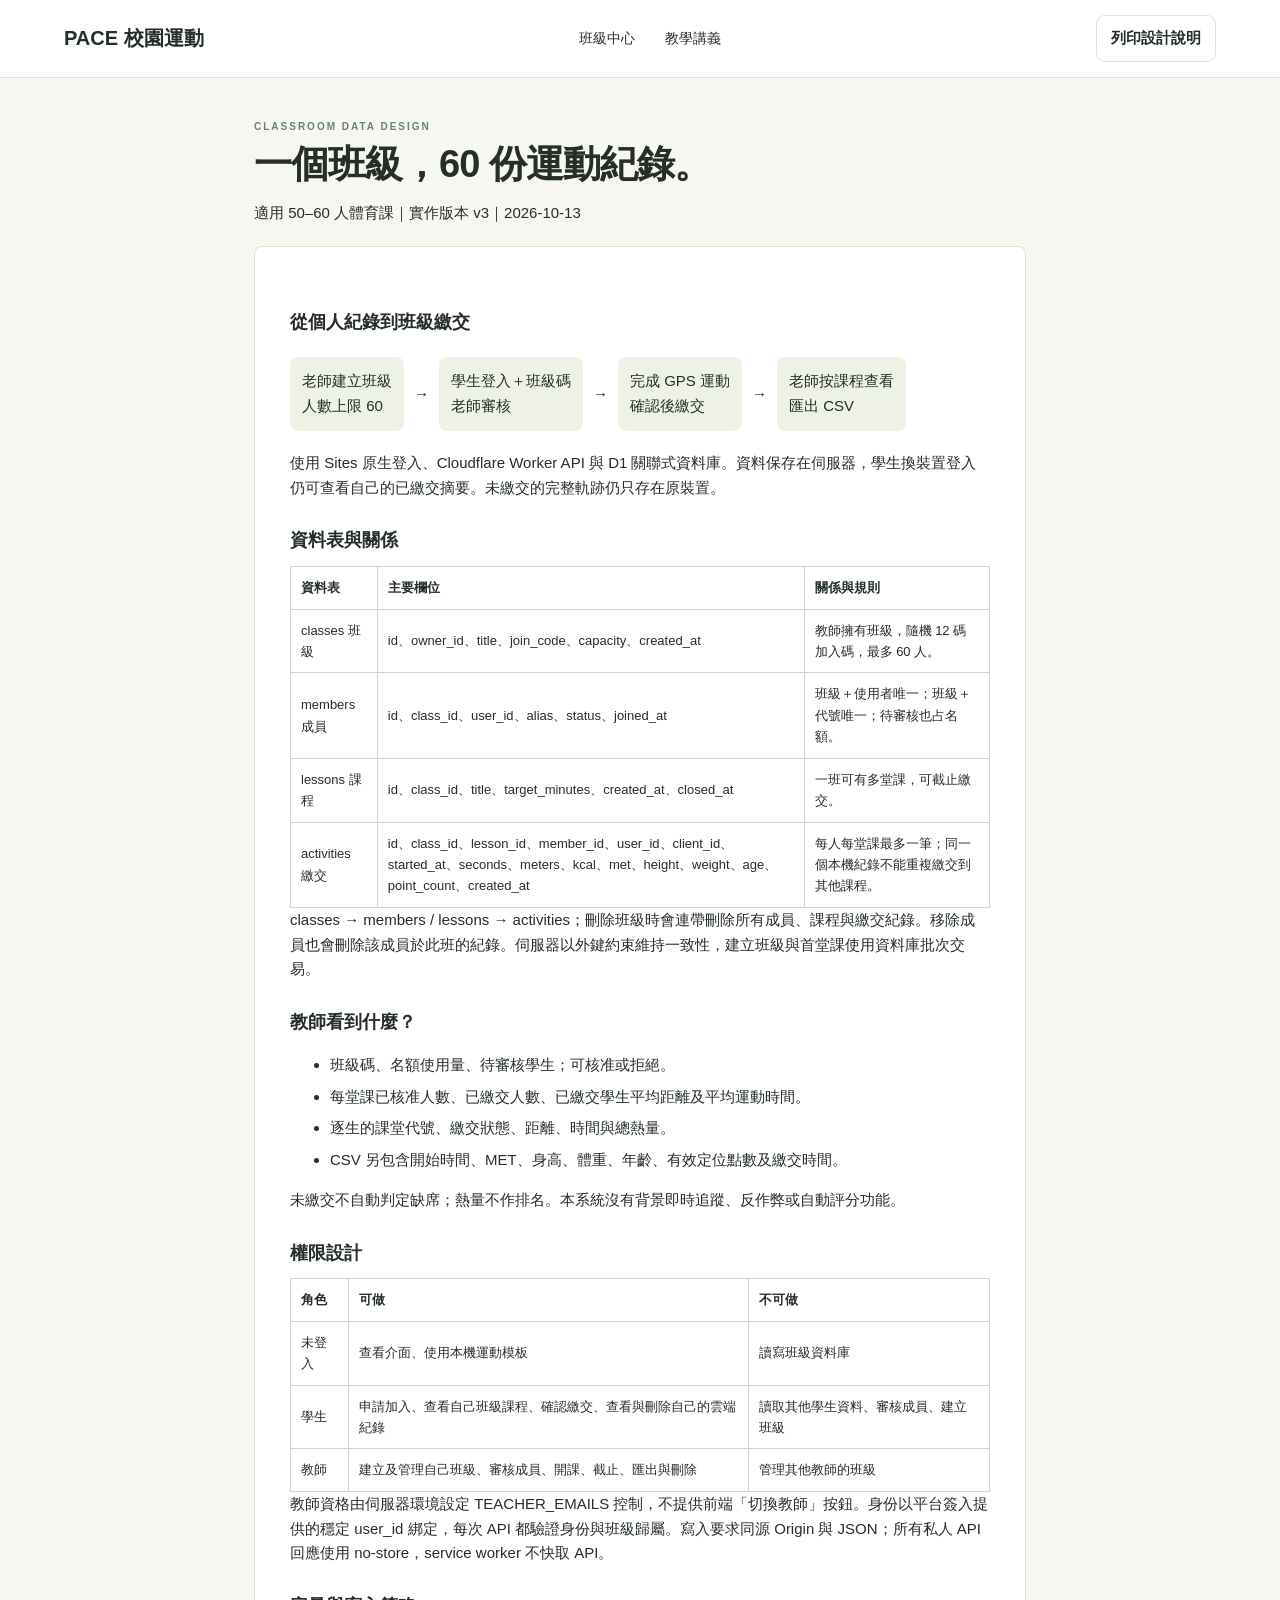
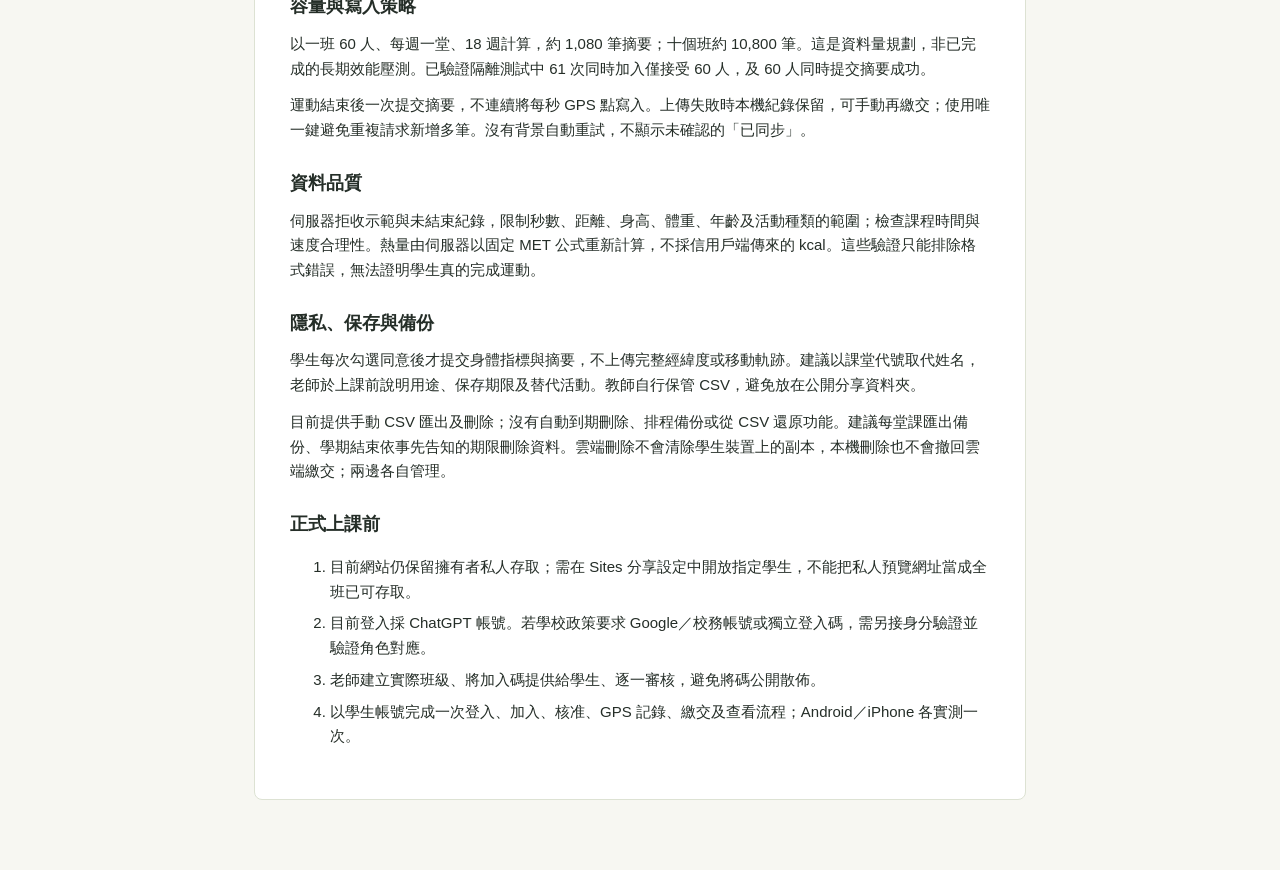
<file: database.html>
<!doctype html><html lang="zh-Hant"><head><meta charset="utf-8"><meta name="viewport" content="width=device-width,initial-scale=1"><link rel="stylesheet" href="document.css"><title>班級資料庫設計 · PACE</title></head><body><header><a class="brand" href="index.html">PACE 校園運動</a><nav><a href="classroom.html">班級中心</a><a href="handout.html">教學講義</a></nav><button onclick="window.print()">列印設計說明</button></header><main class="doc"><span class="eyebrow">CLASSROOM DATA DESIGN</span><h1>一個班級，60 份運動紀錄。</h1><p>適用 50–60 人體育課｜實作版本 v3｜2026-10-13</p><article><h2>從個人紀錄到班級繳交</h2><div class="diagram"><span>老師建立班級<br>人數上限 60</span>→<span>學生登入＋班級碼<br>老師審核</span>→<span>完成 GPS 運動<br>確認後繳交</span>→<span>老師按課程查看<br>匯出 CSV</span></div><p>使用 Sites 原生登入、Cloudflare Worker API 與 D1 關聯式資料庫。資料保存在伺服器，學生換裝置登入仍可查看自己的已繳交摘要。未繳交的完整軌跡仍只存在原裝置。</p><h2>資料表與關係</h2><table><tr><th>資料表</th><th>主要欄位</th><th>關係與規則</th></tr><tr><td>classes 班級</td><td>id、owner_id、title、join_code、capacity、created_at</td><td>教師擁有班級，隨機 12 碼加入碼，最多 60 人。</td></tr><tr><td>members 成員</td><td>id、class_id、user_id、alias、status、joined_at</td><td>班級＋使用者唯一；班級＋代號唯一；待審核也占名額。</td></tr><tr><td>lessons 課程</td><td>id、class_id、title、target_minutes、created_at、closed_at</td><td>一班可有多堂課，可截止繳交。</td></tr><tr><td>activities 繳交</td><td>id、class_id、lesson_id、member_id、user_id、client_id、started_at、seconds、meters、kcal、met、height、weight、age、point_count、created_at</td><td>每人每堂課最多一筆；同一個本機紀錄不能重複繳交到其他課程。</td></tr></table><p>classes → members / lessons → activities；刪除班級時會連帶刪除所有成員、課程與繳交紀錄。移除成員也會刪除該成員於此班的紀錄。伺服器以外鍵約束維持一致性，建立班級與首堂課使用資料庫批次交易。</p><h2>教師看到什麼？</h2><ul><li>班級碼、名額使用量、待審核學生；可核准或拒絕。</li><li>每堂課已核准人數、已繳交人數、已繳交學生平均距離及平均運動時間。</li><li>逐生的課堂代號、繳交狀態、距離、時間與總熱量。</li><li>CSV 另包含開始時間、MET、身高、體重、年齡、有效定位點數及繳交時間。</li></ul><p>未繳交不自動判定缺席；熱量不作排名。本系統沒有背景即時追蹤、反作弊或自動評分功能。</p><h2>權限設計</h2><table><tr><th>角色</th><th>可做</th><th>不可做</th></tr><tr><td>未登入</td><td>查看介面、使用本機運動模板</td><td>讀寫班級資料庫</td></tr><tr><td>學生</td><td>申請加入、查看自己班級課程、確認繳交、查看與刪除自己的雲端紀錄</td><td>讀取其他學生資料、審核成員、建立班級</td></tr><tr><td>教師</td><td>建立及管理自己班級、審核成員、開課、截止、匯出與刪除</td><td>管理其他教師的班級</td></tr></table><p>教師資格由伺服器環境設定 TEACHER_EMAILS 控制，不提供前端「切換教師」按鈕。身份以平台簽入提供的穩定 user_id 綁定，每次 API 都驗證身份與班級歸屬。寫入要求同源 Origin 與 JSON；所有私人 API 回應使用 no-store，service worker 不快取 API。</p><h2>容量與寫入策略</h2><p>以一班 60 人、每週一堂、18 週計算，約 1,080 筆摘要；十個班約 10,800 筆。這是資料量規劃，非已完成的長期效能壓測。已驗證隔離測試中 61 次同時加入僅接受 60 人，及 60 人同時提交摘要成功。</p><p>運動結束後一次提交摘要，不連續將每秒 GPS 點寫入。上傳失敗時本機紀錄保留，可手動再繳交；使用唯一鍵避免重複請求新增多筆。沒有背景自動重試，不顯示未確認的「已同步」。</p><h2>資料品質</h2><p>伺服器拒收示範與未結束紀錄，限制秒數、距離、身高、體重、年齡及活動種類的範圍；檢查課程時間與速度合理性。熱量由伺服器以固定 MET 公式重新計算，不採信用戶端傳來的 kcal。這些驗證只能排除格式錯誤，無法證明學生真的完成運動。</p><h2>隱私、保存與備份</h2><p>學生每次勾選同意後才提交身體指標與摘要，不上傳完整經緯度或移動軌跡。建議以課堂代號取代姓名，老師於上課前說明用途、保存期限及替代活動。教師自行保管 CSV，避免放在公開分享資料夾。</p><p>目前提供手動 CSV 匯出及刪除；沒有自動到期刪除、排程備份或從 CSV 還原功能。建議每堂課匯出備份、學期結束依事先告知的期限刪除資料。雲端刪除不會清除學生裝置上的副本，本機刪除也不會撤回雲端繳交；兩邊各自管理。</p><h2>正式上課前</h2><ol><li>目前網站仍保留擁有者私人存取；需在 Sites 分享設定中開放指定學生，不能把私人預覽網址當成全班已可存取。</li><li>目前登入採 ChatGPT 帳號。若學校政策要求 Google／校務帳號或獨立登入碼，需另接身分驗證並驗證角色對應。</li><li>老師建立實際班級、將加入碼提供給學生、逐一審核，避免將碼公開散佈。</li><li>以學生帳號完成一次登入、加入、核准、GPS 記錄、繳交及查看流程；Android／iPhone 各實測一次。</li></ol></article></main></body></html>
</file>
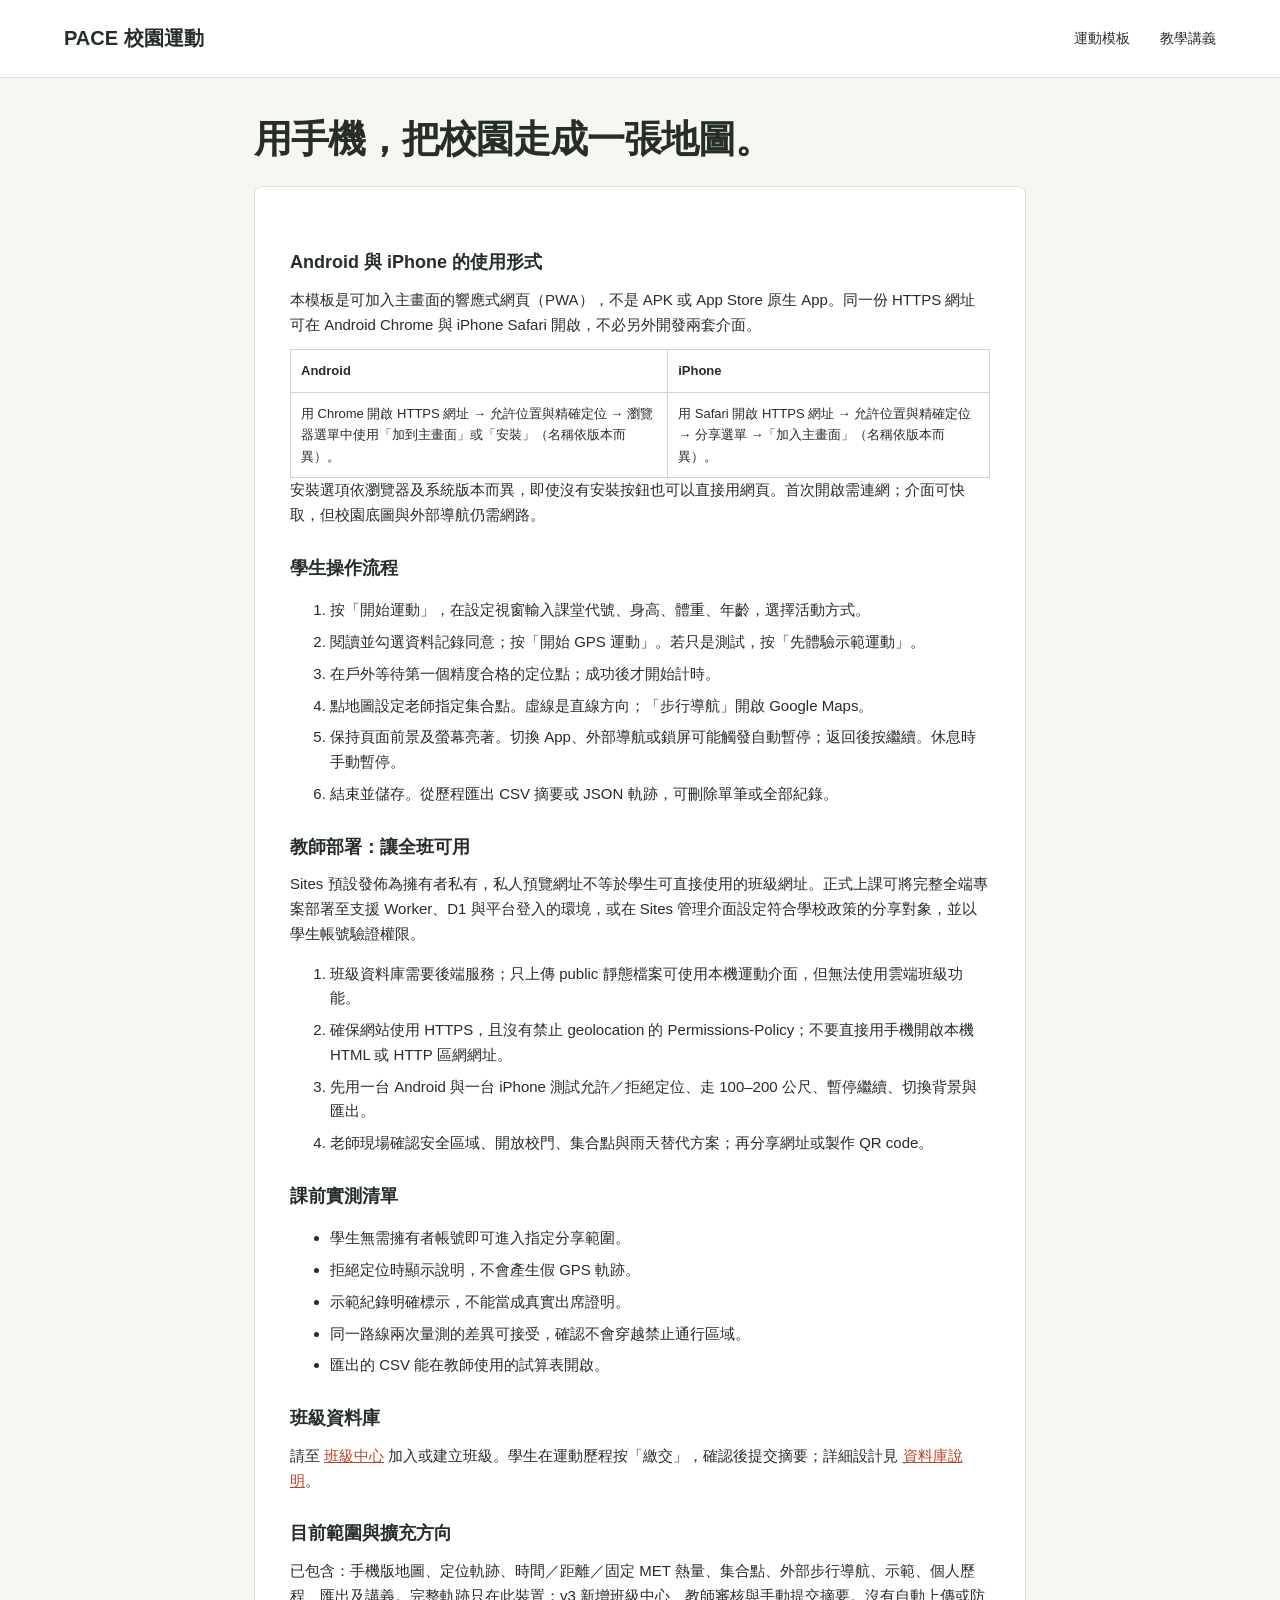
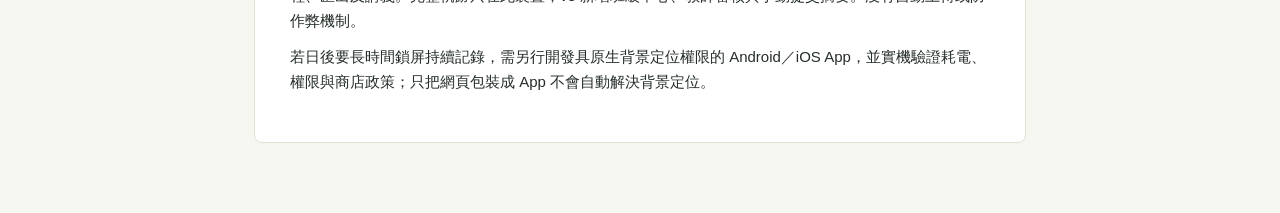
<file: guide.html>
<!doctype html><html lang="zh-Hant"><head><meta charset="utf-8"><meta name="viewport" content="width=device-width,initial-scale=1"><link rel="stylesheet" href="document.css"><title>手機使用與部署說明｜校園動起來</title></head><body><header><a class="brand" href="./">PACE 校園運動</a><nav><a href="./">運動模板</a><a href="handout.html">教學講義</a></nav></header><main class="doc"><h1>用手機，把校園走成一張地圖。</h1><article><h2>Android 與 iPhone 的使用形式</h2><p>本模板是可加入主畫面的響應式網頁（PWA），不是 APK 或 App Store 原生 App。同一份 HTTPS 網址可在 Android Chrome 與 iPhone Safari 開啟，不必另外開發兩套介面。</p><table><tr><th>Android</th><th>iPhone</th></tr><tr><td>用 Chrome 開啟 HTTPS 網址 → 允許位置與精確定位 → 瀏覽器選單中使用「加到主畫面」或「安裝」（名稱依版本而異）。</td><td>用 Safari 開啟 HTTPS 網址 → 允許位置與精確定位 → 分享選單 →「加入主畫面」（名稱依版本而異）。</td></tr></table><p>安裝選項依瀏覽器及系統版本而異，即使沒有安裝按鈕也可以直接用網頁。首次開啟需連網；介面可快取，但校園底圖與外部導航仍需網路。</p><h2>學生操作流程</h2><ol><li>按「開始運動」，在設定視窗輸入課堂代號、身高、體重、年齡，選擇活動方式。</li><li>閱讀並勾選資料記錄同意；按「開始 GPS 運動」。若只是測試，按「先體驗示範運動」。</li><li>在戶外等待第一個精度合格的定位點；成功後才開始計時。</li><li>點地圖設定老師指定集合點。虛線是直線方向；「步行導航」開啟 Google Maps。</li><li>保持頁面前景及螢幕亮著。切換 App、外部導航或鎖屏可能觸發自動暫停；返回後按繼續。休息時手動暫停。</li><li>結束並儲存。從歷程匯出 CSV 摘要或 JSON 軌跡，可刪除單筆或全部紀錄。</li></ol><h2>教師部署：讓全班可用</h2><p>Sites 預設發佈為擁有者私有，私人預覽網址不等於學生可直接使用的班級網址。正式上課可將完整全端專案部署至支援 Worker、D1 與平台登入的環境，或在 Sites 管理介面設定符合學校政策的分享對象，並以學生帳號驗證權限。</p><ol><li>班級資料庫需要後端服務；只上傳 public 靜態檔案可使用本機運動介面，但無法使用雲端班級功能。</li><li>確保網站使用 HTTPS，且沒有禁止 geolocation 的 Permissions-Policy；不要直接用手機開啟本機 HTML 或 HTTP 區網網址。</li><li>先用一台 Android 與一台 iPhone 測試允許／拒絕定位、走 100–200 公尺、暫停繼續、切換背景與匯出。</li><li>老師現場確認安全區域、開放校門、集合點與雨天替代方案；再分享網址或製作 QR code。</li></ol><h2>課前實測清單</h2><ul><li>學生無需擁有者帳號即可進入指定分享範圍。</li><li>拒絕定位時顯示說明，不會產生假 GPS 軌跡。</li><li>示範紀錄明確標示，不能當成真實出席證明。</li><li>同一路線兩次量測的差異可接受，確認不會穿越禁止通行區域。</li><li>匯出的 CSV 能在教師使用的試算表開啟。</li></ul><h2>班級資料庫</h2><p>請至 <a href="classroom.html">班級中心</a> 加入或建立班級。學生在運動歷程按「繳交」，確認後提交摘要；詳細設計見 <a href="database.html">資料庫說明</a>。</p><h2>目前範圍與擴充方向</h2><p>已包含：手機版地圖、定位軌跡、時間／距離／固定 MET 熱量、集合點、外部步行導航、示範、個人歷程、匯出及講義。完整軌跡只在此裝置；v3 新增班級中心、教師審核與手動提交摘要。沒有自動上傳或防作弊機制。</p><p>若日後要長時間鎖屏持續記錄，需另行開發具原生背景定位權限的 Android／iOS App，並實機驗證耗電、權限與商店政策；只把網頁包裝成 App 不會自動解決背景定位。</p></article></main></body></html>
</file>
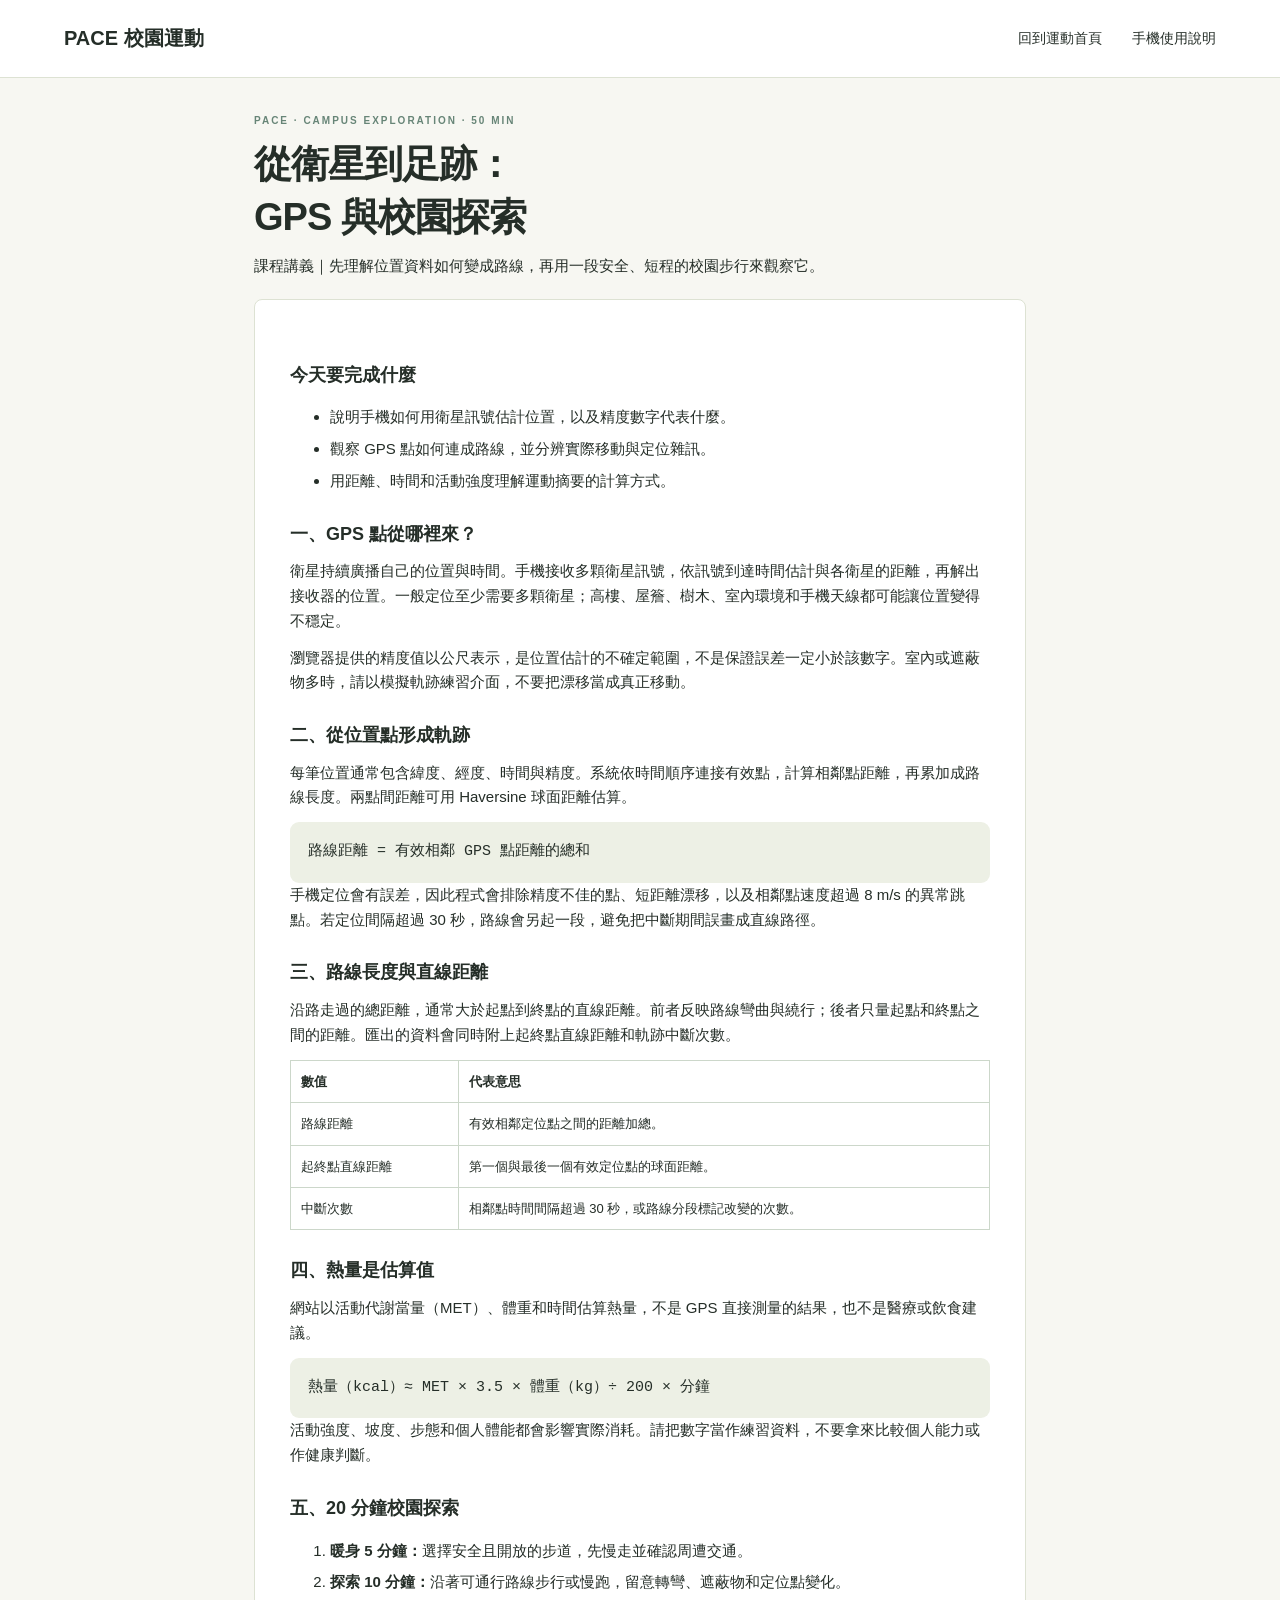
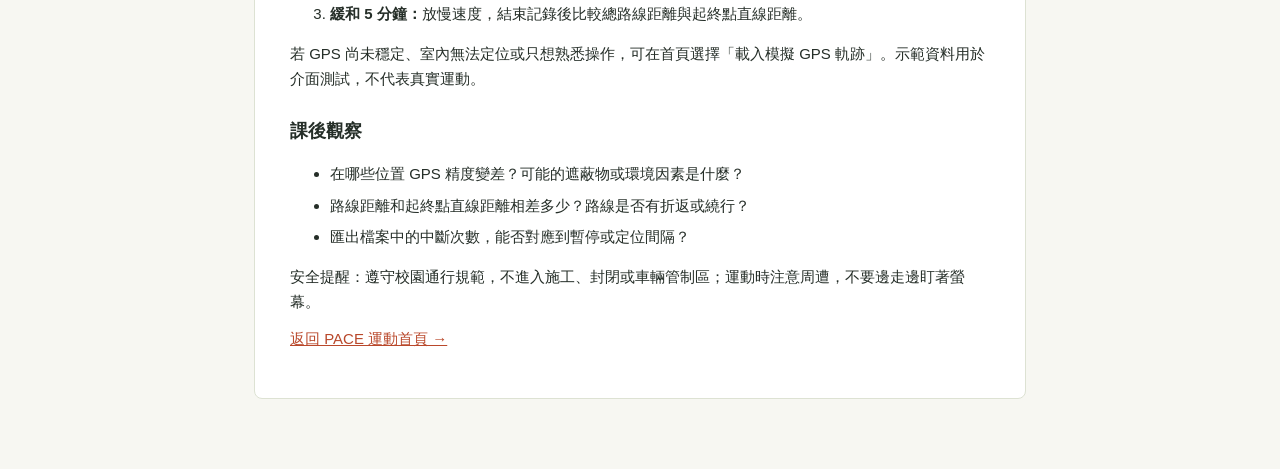
<file: handout.html>
<!doctype html>
<html lang="zh-Hant">
<head>
  <meta charset="utf-8">
  <meta name="viewport" content="width=device-width,initial-scale=1">
  <meta name="theme-color" content="#183e36">
  <link rel="stylesheet" href="document.css">
  <title>GPS 與地圖導航原理｜校園探索課程講義</title>
</head>
<body>
  <header>
    <a class="brand" href="./">PACE 校園運動</a>
    <nav><a href="./">回到運動首頁</a><a href="guide.html">手機使用說明</a></nav>
  </header>
  <main class="doc">
    <p class="eyebrow">PACE · CAMPUS EXPLORATION · 50 MIN</p>
    <h1>從衛星到足跡：<br>GPS 與校園探索</h1>
    <p>課程講義｜先理解位置資料如何變成路線，再用一段安全、短程的校園步行來觀察它。</p>

    <article>
      <h2>今天要完成什麼</h2>
      <ul>
        <li>說明手機如何用衛星訊號估計位置，以及精度數字代表什麼。</li>
        <li>觀察 GPS 點如何連成路線，並分辨實際移動與定位雜訊。</li>
        <li>用距離、時間和活動強度理解運動摘要的計算方式。</li>
      </ul>

      <h2>一、GPS 點從哪裡來？</h2>
      <p>衛星持續廣播自己的位置與時間。手機接收多顆衛星訊號，依訊號到達時間估計與各衛星的距離，再解出接收器的位置。一般定位至少需要多顆衛星；高樓、屋簷、樹木、室內環境和手機天線都可能讓位置變得不穩定。</p>
      <p>瀏覽器提供的精度值以公尺表示，是位置估計的不確定範圍，不是保證誤差一定小於該數字。室內或遮蔽物多時，請以模擬軌跡練習介面，不要把漂移當成真正移動。</p>

      <h2>二、從位置點形成軌跡</h2>
      <p>每筆位置通常包含緯度、經度、時間與精度。系統依時間順序連接有效點，計算相鄰點距離，再累加成路線長度。兩點間距離可用 Haversine 球面距離估算。</p>
      <div class="formula">路線距離 = 有效相鄰 GPS 點距離的總和</div>
      <p>手機定位會有誤差，因此程式會排除精度不佳的點、短距離漂移，以及相鄰點速度超過 8 m/s 的異常跳點。若定位間隔超過 30 秒，路線會另起一段，避免把中斷期間誤畫成直線路徑。</p>

      <h2>三、路線長度與直線距離</h2>
      <p>沿路走過的總距離，通常大於起點到終點的直線距離。前者反映路線彎曲與繞行；後者只量起點和終點之間的距離。匯出的資料會同時附上起終點直線距離和軌跡中斷次數。</p>
      <table>
        <thead><tr><th>數值</th><th>代表意思</th></tr></thead>
        <tbody>
          <tr><td>路線距離</td><td>有效相鄰定位點之間的距離加總。</td></tr>
          <tr><td>起終點直線距離</td><td>第一個與最後一個有效定位點的球面距離。</td></tr>
          <tr><td>中斷次數</td><td>相鄰點時間間隔超過 30 秒，或路線分段標記改變的次數。</td></tr>
        </tbody>
      </table>

      <h2>四、熱量是估算值</h2>
      <p>網站以活動代謝當量（MET）、體重和時間估算熱量，不是 GPS 直接測量的結果，也不是醫療或飲食建議。</p>
      <div class="formula">熱量（kcal）≈ MET × 3.5 × 體重（kg）÷ 200 × 分鐘</div>
      <p>活動強度、坡度、步態和個人體能都會影響實際消耗。請把數字當作練習資料，不要拿來比較個人能力或作健康判斷。</p>

      <h2>五、20 分鐘校園探索</h2>
      <ol>
        <li><strong>暖身 5 分鐘：</strong>選擇安全且開放的步道，先慢走並確認周遭交通。</li>
        <li><strong>探索 10 分鐘：</strong>沿著可通行路線步行或慢跑，留意轉彎、遮蔽物和定位點變化。</li>
        <li><strong>緩和 5 分鐘：</strong>放慢速度，結束記錄後比較總路線距離與起終點直線距離。</li>
      </ol>
      <p>若 GPS 尚未穩定、室內無法定位或只想熟悉操作，可在首頁選擇「載入模擬 GPS 軌跡」。示範資料用於介面測試，不代表真實運動。</p>

      <h2>課後觀察</h2>
      <ul>
        <li>在哪些位置 GPS 精度變差？可能的遮蔽物或環境因素是什麼？</li>
        <li>路線距離和起終點直線距離相差多少？路線是否有折返或繞行？</li>
        <li>匯出檔案中的中斷次數，能否對應到暫停或定位間隔？</li>
      </ul>
      <p class="note">安全提醒：遵守校園通行規範，不進入施工、封閉或車輛管制區；運動時注意周遭，不要邊走邊盯著螢幕。</p>
      <p><a href="./">返回 PACE 運動首頁 →</a></p>
    </article>
  </main>
</body>
</html>
</file>
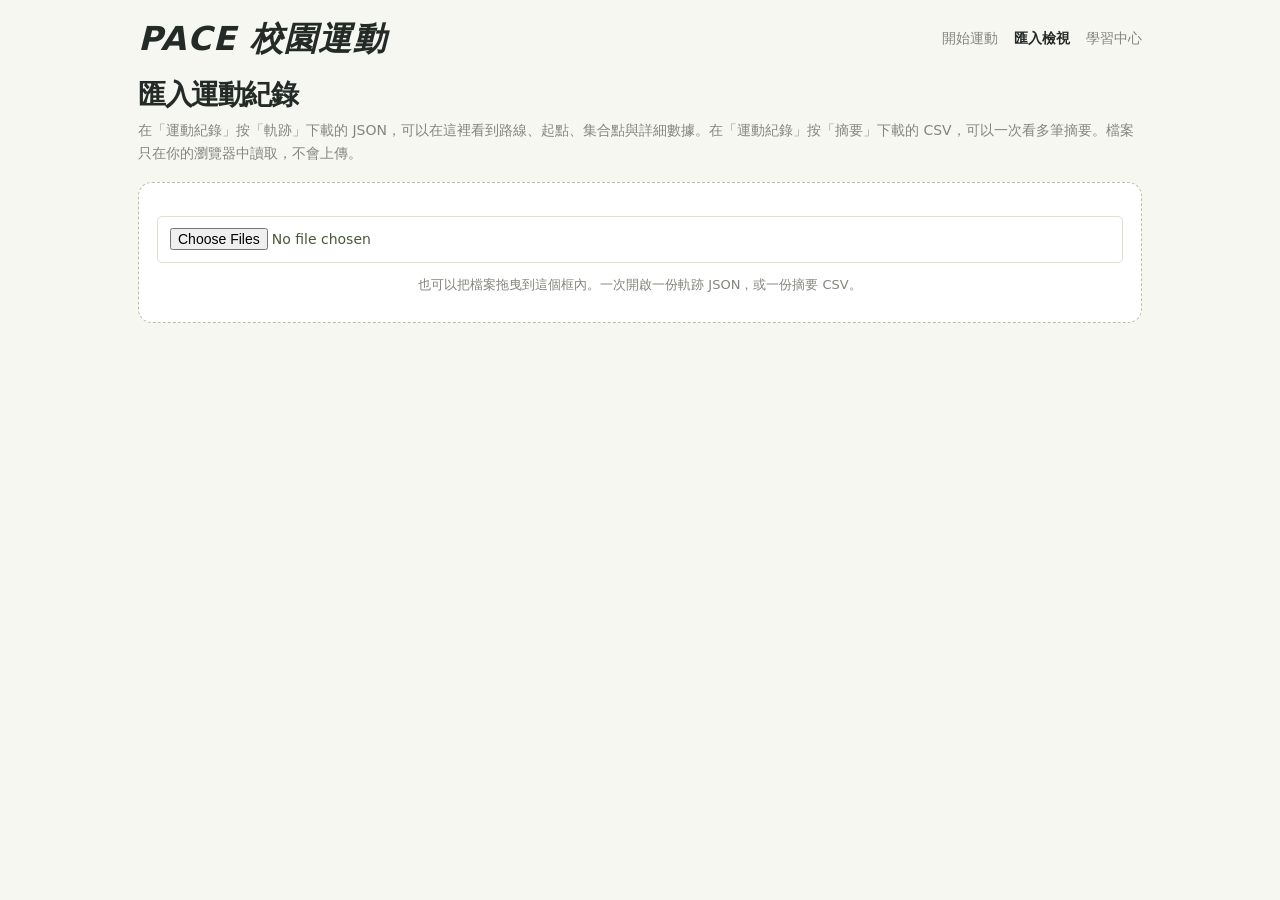
<file: review.html>
<!doctype html>
<html lang="zh-Hant">
<head>
<meta charset="utf-8">
<meta name="viewport" content="width=device-width,initial-scale=1,viewport-fit=cover">
<meta name="theme-color" content="#222824">
<link rel="icon" href="icon.svg" type="image/svg+xml">
<link rel="stylesheet" href="vendor/leaflet.css">
<link rel="stylesheet" href="style.css">
<title>匯入檢視 · PACE 校園運動</title>
<style>
body{background:var(--paper);color:var(--ink);font-family:"PingFang TC","Noto Sans TC","Microsoft JhengHei",system-ui,sans-serif;margin:0}
.review{max-width:1040px;margin:0 auto;padding:22px 18px 64px}
.rtop{display:flex;justify-content:space-between;align-items:center;gap:12px;flex-wrap:wrap;margin-bottom:22px}
.rtop .brand{color:var(--ink);text-decoration:none;font-weight:800;letter-spacing:.04em}
.rtop nav a{color:var(--muted);text-decoration:none;margin-left:16px;font-size:14px}
.rtop nav a.active{color:var(--ink);font-weight:700}
h1{font-size:28px;margin:0 0 6px}
.lead{color:var(--muted);margin:0 0 18px;font-size:14px;line-height:1.6}
.drop{background:#fff;border:1.5px dashed #b9c0aa;border-radius:14px;padding:26px 18px;text-align:center}
.drop input{font:inherit}
#status{margin:12px 0 0;min-height:1.4em;color:var(--muted);font-size:14px}
.card{background:#fff;border:1px solid var(--line);border-radius:14px;padding:16px;margin-top:18px}
.stats{display:grid;grid-template-columns:repeat(4,1fr);gap:10px}
.stats div{background:var(--paper);border-radius:10px;padding:12px}
.stats span{display:block;color:var(--muted);font-size:12px}
.stats strong{font-size:24px}
.stats small{color:var(--muted);font-size:12px;margin-left:4px}
#reviewMap{height:380px;border-radius:12px;margin-top:12px;border:1px solid var(--line)}
dl{display:grid;grid-template-columns:150px 1fr;gap:8px 16px;margin:0;font-size:14px}
dt{color:var(--muted)}
dd{margin:0;word-break:break-word}
.note{color:var(--muted);font-size:13px;line-height:1.6;margin-top:12px}
table{width:100%;border-collapse:collapse;font-size:13px;margin-top:10px}
th,td{border-bottom:1px solid var(--line);padding:7px 6px;text-align:left;white-space:nowrap}
th{color:var(--muted);font-weight:600}
.table-wrap{overflow-x:auto}
@media (max-width:640px){.stats{grid-template-columns:repeat(2,1fr)}dl{grid-template-columns:1fr}dt{margin-top:6px}}
</style>
</head>
<body>
<main class="review">
<header class="rtop">
  <a class="brand" href="index.html">PACE 校園運動</a>
  <nav><a href="index.html">開始運動</a><a class="active" href="review.html">匯入檢視</a><a href="handout.html">學習中心</a></nav>
</header>
<h1>匯入運動紀錄</h1>
<p class="lead">在「運動紀錄」按「軌跡」下載的 JSON，可以在這裡看到路線、起點、集合點與詳細數據。在「運動紀錄」按「摘要」下載的 CSV，可以一次看多筆摘要。檔案只在你的瀏覽器中讀取，不會上傳。</p>

<section class="drop" id="drop">
  <input id="file" type="file" accept=".json,.csv,application/json,text/csv" multiple>
  <p class="note">也可以把檔案拖曳到這個框內。一次開啟一份軌跡 JSON，或一份摘要 CSV。</p>
</section>
<p id="status" role="status" aria-live="polite"></p>

<section class="card" id="detail" hidden>
  <div class="stats">
    <div><span>累積距離</span><strong id="statDistance">0.00</strong><small>km</small></div>
    <div><span>運動時間</span><strong id="statTime">00:00</strong></div>
    <div><span>平均速度</span><strong id="statSpeed">0.0</strong><small>km/h</small></div>
    <div><span>估算熱量</span><strong id="statKcal">0</strong><small>kcal</small></div>
  </div>
  <div id="reviewMap" aria-label="運動軌跡地圖"></div>
  <p class="note">藍色終點與綠色起點之間為實際記錄的軌跡。若有設定集合點，虛線為終點到集合點的直線距離，不是步行路線。</p>
  <dl id="facts" style="margin-top:14px"></dl>
</section>

<section class="card" id="list" hidden>
  <div id="listSummary" class="note"></div>
  <div class="table-wrap"><table><thead id="listHead"></thead><tbody id="listBody"></tbody></table></div>
</section>
</main>
<script src="vendor/leaflet.js"></script>
<script src="tiles.js"></script>
<script src="core.js"></script>
<script src="review.js"></script>
</body>
</html>
</file>
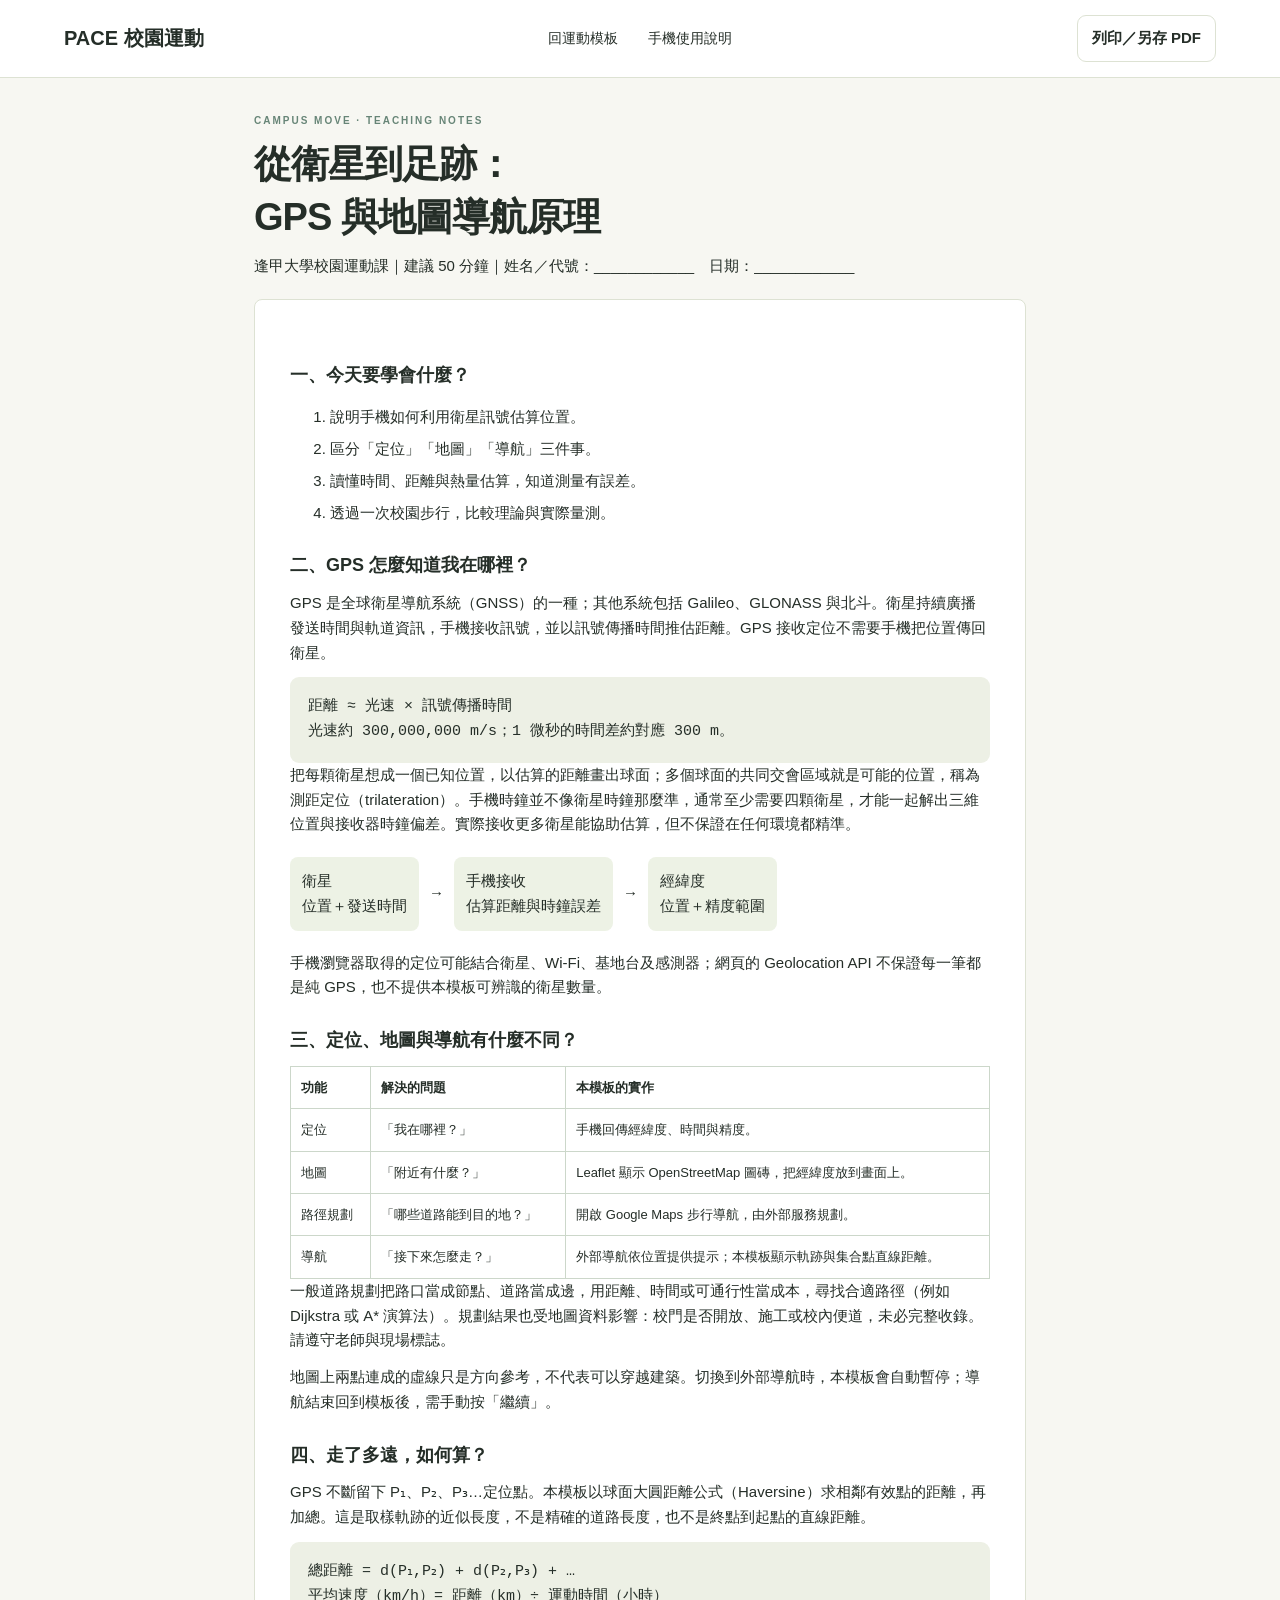
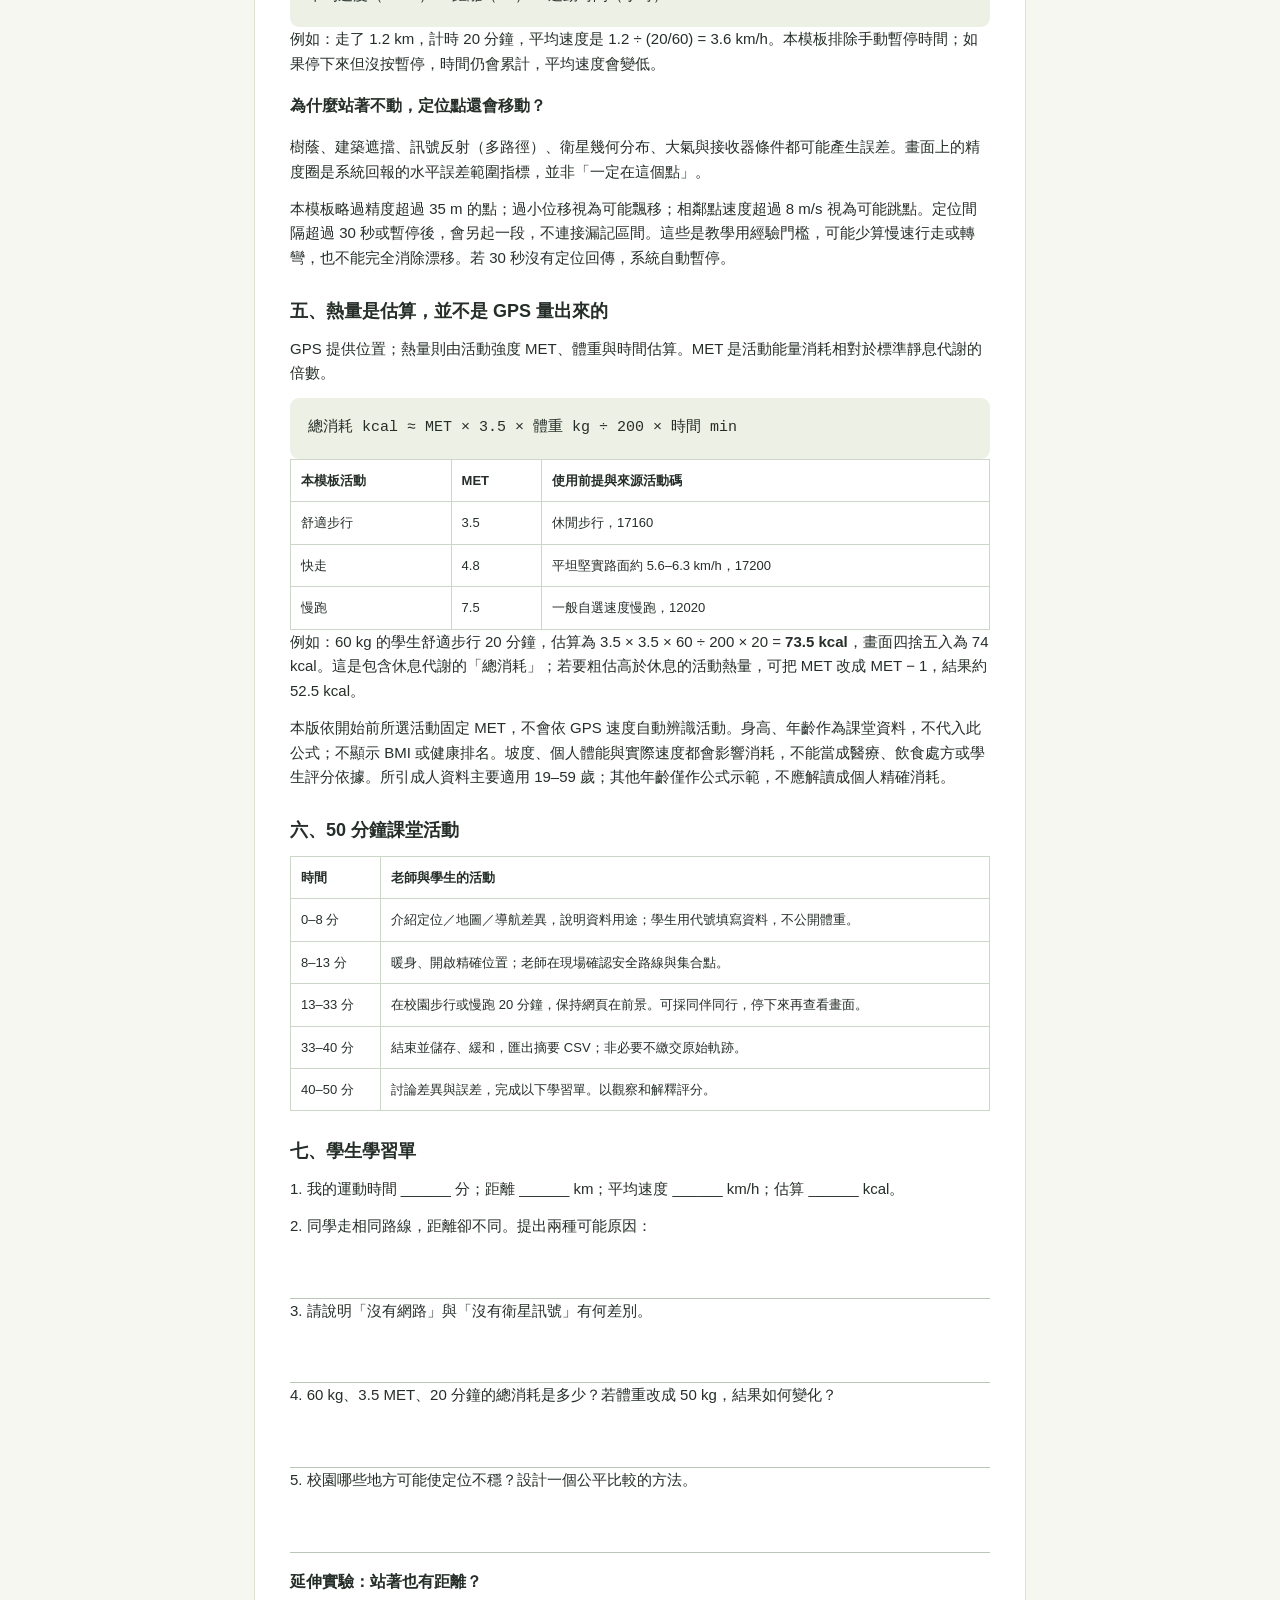
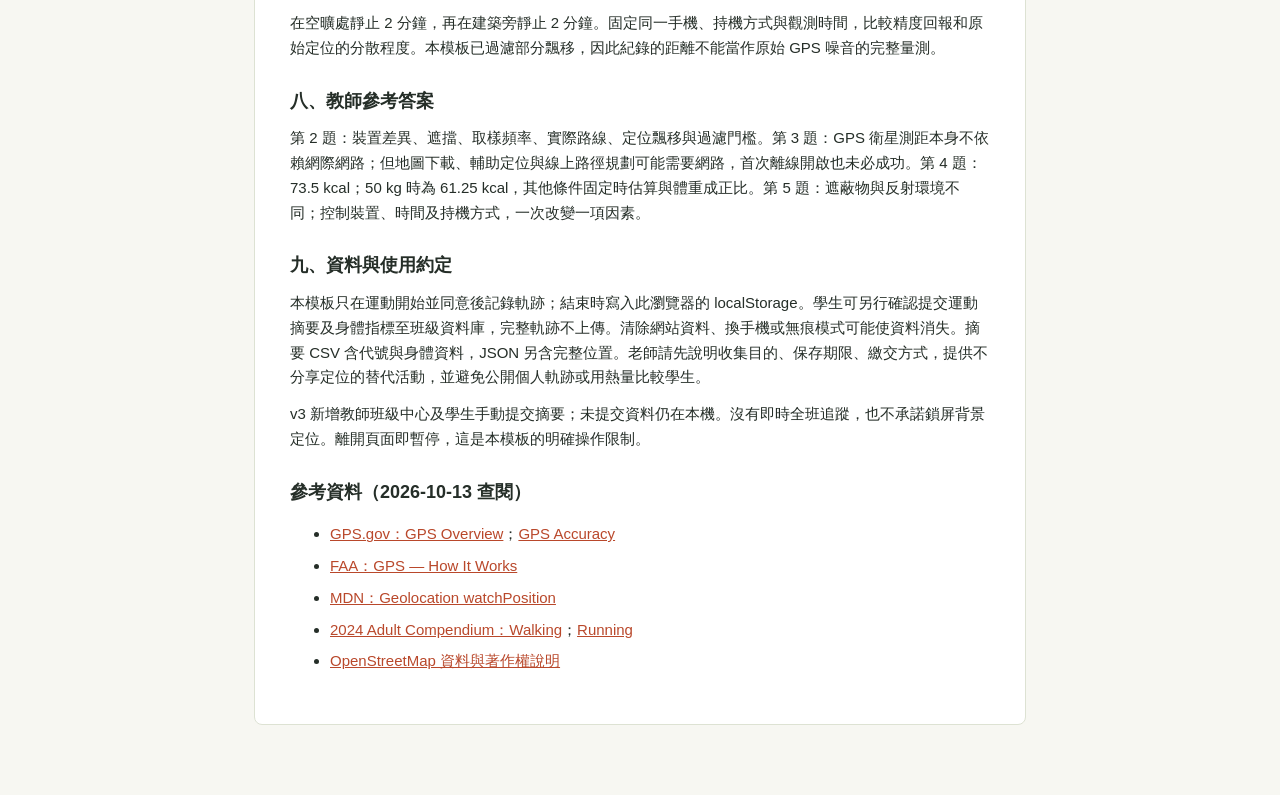
<file: public/handout.html>
<!doctype html><html lang="zh-Hant"><head><meta charset="utf-8"><meta name="viewport" content="width=device-width,initial-scale=1"><link rel="stylesheet" href="document.css"><title>GPS 與地圖導航原理｜教學講義</title></head><body><header><a class="brand" href="./">PACE 校園運動</a><nav><a href="./">回運動模板</a><a href="guide.html">手機使用說明</a></nav><button onclick="window.print()">列印／另存 PDF</button></header><main class="doc"><p class="eyebrow">CAMPUS MOVE · TEACHING NOTES</p><h1>從衛星到足跡：<br>GPS 與地圖導航原理</h1><p>逢甲大學校園運動課｜建議 50 分鐘｜姓名／代號：____________　日期：____________</p><article>
<h2>一、今天要學會什麼？</h2><ol><li>說明手機如何利用衛星訊號估算位置。</li><li>區分「定位」「地圖」「導航」三件事。</li><li>讀懂時間、距離與熱量估算，知道測量有誤差。</li><li>透過一次校園步行，比較理論與實際量測。</li></ol>
<h2>二、GPS 怎麼知道我在哪裡？</h2><p>GPS 是全球衛星導航系統（GNSS）的一種；其他系統包括 Galileo、GLONASS 與北斗。衛星持續廣播發送時間與軌道資訊，手機接收訊號，並以訊號傳播時間推估距離。GPS 接收定位不需要手機把位置傳回衛星。</p><div class="formula">距離 ≈ 光速 × 訊號傳播時間<br>光速約 300,000,000 m/s；1 微秒的時間差約對應 300 m。</div><p>把每顆衛星想成一個已知位置，以估算的距離畫出球面；多個球面的共同交會區域就是可能的位置，稱為測距定位（trilateration）。手機時鐘並不像衛星時鐘那麼準，通常至少需要四顆衛星，才能一起解出三維位置與接收器時鐘偏差。實際接收更多衛星能協助估算，但不保證在任何環境都精準。</p><div class="diagram"><span>衛星<br>位置＋發送時間</span>→<span>手機接收<br>估算距離與時鐘誤差</span>→<span>經緯度<br>位置＋精度範圍</span></div><p>手機瀏覽器取得的定位可能結合衛星、Wi-Fi、基地台及感測器；網頁的 Geolocation API 不保證每一筆都是純 GPS，也不提供本模板可辨識的衛星數量。</p>
<h2>三、定位、地圖與導航有什麼不同？</h2><table><thead><tr><th>功能</th><th>解決的問題</th><th>本模板的實作</th></tr></thead><tbody><tr><td>定位</td><td>「我在哪裡？」</td><td>手機回傳經緯度、時間與精度。</td></tr><tr><td>地圖</td><td>「附近有什麼？」</td><td>Leaflet 顯示 OpenStreetMap 圖磚，把經緯度放到畫面上。</td></tr><tr><td>路徑規劃</td><td>「哪些道路能到目的地？」</td><td>開啟 Google Maps 步行導航，由外部服務規劃。</td></tr><tr><td>導航</td><td>「接下來怎麼走？」</td><td>外部導航依位置提供提示；本模板顯示軌跡與集合點直線距離。</td></tr></tbody></table><p>一般道路規劃把路口當成節點、道路當成邊，用距離、時間或可通行性當成本，尋找合適路徑（例如 Dijkstra 或 A* 演算法）。規劃結果也受地圖資料影響：校門是否開放、施工或校內便道，未必完整收錄。請遵守老師與現場標誌。</p><p>地圖上兩點連成的虛線只是方向參考，不代表可以穿越建築。切換到外部導航時，本模板會自動暫停；導航結束回到模板後，需手動按「繼續」。</p>
<h2>四、走了多遠，如何算？</h2><p>GPS 不斷留下 P₁、P₂、P₃…定位點。本模板以球面大圓距離公式（Haversine）求相鄰有效點的距離，再加總。這是取樣軌跡的近似長度，不是精確的道路長度，也不是終點到起點的直線距離。</p><div class="formula">總距離 = d(P₁,P₂) + d(P₂,P₃) + …<br>平均速度（km/h）= 距離（km）÷ 運動時間（小時）</div><p>例如：走了 1.2 km，計時 20 分鐘，平均速度是 1.2 ÷ (20/60) = 3.6 km/h。本模板排除手動暫停時間；如果停下來但沒按暫停，時間仍會累計，平均速度會變低。</p><h3>為什麼站著不動，定位點還會移動？</h3><p>樹蔭、建築遮擋、訊號反射（多路徑）、衛星幾何分布、大氣與接收器條件都可能產生誤差。畫面上的精度圈是系統回報的水平誤差範圍指標，並非「一定在這個點」。</p><p>本模板略過精度超過 35 m 的點；過小位移視為可能飄移；相鄰點速度超過 8 m/s 視為可能跳點。定位間隔超過 30 秒或暫停後，會另起一段，不連接漏記區間。這些是教學用經驗門檻，可能少算慢速行走或轉彎，也不能完全消除漂移。若 30 秒沒有定位回傳，系統自動暫停。</p>
<h2>五、熱量是估算，並不是 GPS 量出來的</h2><p>GPS 提供位置；熱量則由活動強度 MET、體重與時間估算。MET 是活動能量消耗相對於標準靜息代謝的倍數。</p><div class="formula">總消耗 kcal ≈ MET × 3.5 × 體重 kg ÷ 200 × 時間 min</div><table><thead><tr><th>本模板活動</th><th>MET</th><th>使用前提與來源活動碼</th></tr></thead><tbody><tr><td>舒適步行</td><td>3.5</td><td>休閒步行，17160</td></tr><tr><td>快走</td><td>4.8</td><td>平坦堅實路面約 5.6–6.3 km/h，17200</td></tr><tr><td>慢跑</td><td>7.5</td><td>一般自選速度慢跑，12020</td></tr></tbody></table><p>例如：60 kg 的學生舒適步行 20 分鐘，估算為 3.5 × 3.5 × 60 ÷ 200 × 20 = <strong>73.5 kcal</strong>，畫面四捨五入為 74 kcal。這是包含休息代謝的「總消耗」；若要粗估高於休息的活動熱量，可把 MET 改成 MET − 1，結果約 52.5 kcal。</p><p>本版依開始前所選活動固定 MET，不會依 GPS 速度自動辨識活動。身高、年齡作為課堂資料，不代入此公式；不顯示 BMI 或健康排名。坡度、個人體能與實際速度都會影響消耗，不能當成醫療、飲食處方或學生評分依據。所引成人資料主要適用 19–59 歲；其他年齡僅作公式示範，不應解讀成個人精確消耗。</p>
<h2>六、50 分鐘課堂活動</h2><table><thead><tr><th>時間</th><th>老師與學生的活動</th></tr></thead><tbody><tr><td>0–8 分</td><td>介紹定位／地圖／導航差異，說明資料用途；學生用代號填寫資料，不公開體重。</td></tr><tr><td>8–13 分</td><td>暖身、開啟精確位置；老師在現場確認安全路線與集合點。</td></tr><tr><td>13–33 分</td><td>在校園步行或慢跑 20 分鐘，保持網頁在前景。可採同伴同行，停下來再查看畫面。</td></tr><tr><td>33–40 分</td><td>結束並儲存、緩和，匯出摘要 CSV；非必要不繳交原始軌跡。</td></tr><tr><td>40–50 分</td><td>討論差異與誤差，完成以下學習單。以觀察和解釋評分。</td></tr></tbody></table>
<h2>七、學生學習單</h2><p>1. 我的運動時間 ______ 分；距離 ______ km；平均速度 ______ km/h；估算 ______ kcal。</p><p>2. 同學走相同路線，距離卻不同。提出兩種可能原因：</p><div class="answer"></div><p>3. 請說明「沒有網路」與「沒有衛星訊號」有何差別。</p><div class="answer"></div><p>4. 60 kg、3.5 MET、20 分鐘的總消耗是多少？若體重改成 50 kg，結果如何變化？</p><div class="answer"></div><p>5. 校園哪些地方可能使定位不穩？設計一個公平比較的方法。</p><div class="answer"></div><h3>延伸實驗：站著也有距離？</h3><p>在空曠處靜止 2 分鐘，再在建築旁靜止 2 分鐘。固定同一手機、持機方式與觀測時間，比較精度回報和原始定位的分散程度。本模板已過濾部分飄移，因此紀錄的距離不能當作原始 GPS 噪音的完整量測。</p>
<h2>八、教師參考答案</h2><p>第 2 題：裝置差異、遮擋、取樣頻率、實際路線、定位飄移與過濾門檻。第 3 題：GPS 衛星測距本身不依賴網際網路；但地圖下載、輔助定位與線上路徑規劃可能需要網路，首次離線開啟也未必成功。第 4 題：73.5 kcal；50 kg 時為 61.25 kcal，其他條件固定時估算與體重成正比。第 5 題：遮蔽物與反射環境不同；控制裝置、時間及持機方式，一次改變一項因素。</p>
<h2>九、資料與使用約定</h2><p>本模板只在運動開始並同意後記錄軌跡；結束時寫入此瀏覽器的 localStorage。學生可另行確認提交運動摘要及身體指標至班級資料庫，完整軌跡不上傳。清除網站資料、換手機或無痕模式可能使資料消失。摘要 CSV 含代號與身體資料，JSON 另含完整位置。老師請先說明收集目的、保存期限、繳交方式，提供不分享定位的替代活動，並避免公開個人軌跡或用熱量比較學生。</p><p>v3 新增教師班級中心及學生手動提交摘要；未提交資料仍在本機。沒有即時全班追蹤，也不承諾鎖屏背景定位。離開頁面即暫停，這是本模板的明確操作限制。</p>
<h2>參考資料（2026-10-13 查閱）</h2><ul><li><a href="https://www.gps.gov/systems/gps/index.php">GPS.gov：GPS Overview</a>；<a href="https://www.gps.gov/gps-accuracy">GPS Accuracy</a></li><li><a href="https://www.faa.gov/about/office_org/headquarters_offices/ato/service_units/techops/navservices/gnss/gps/howitworks">FAA：GPS — How It Works</a></li><li><a href="https://developer.mozilla.org/en-US/docs/Web/API/Geolocation/watchPosition">MDN：Geolocation watchPosition</a></li><li><a href="https://pacompendium.com/walking/">2024 Adult Compendium：Walking</a>；<a href="https://pacompendium.com/running/">Running</a></li><li><a href="https://www.openstreetmap.org/copyright">OpenStreetMap 資料與著作權說明</a></li></ul></article></main></body></html>
</file>
<file: document.css>
:root{--ink:#183e36;--muted:#697a74;--green:#155b49;--lime:#d9efaa;--border:#dde4df}*{box-sizing:border-box}html{scroll-behavior:smooth}body{margin:0;background:#f5f6f1;color:var(--ink);font:15px/1.65 -apple-system,BlinkMacSystemFont,"Noto Sans TC",sans-serif}button,input,select{font:inherit}button,a,input,select{-webkit-tap-highlight-color:transparent}a{color:inherit;text-decoration:none}button{cursor:pointer;border:1px solid var(--border);border-radius:9px;background:white;color:var(--ink);padding:10px 14px;font-weight:600}button:hover{background:#edf2e9}button:disabled{opacity:.4;cursor:default}button:focus-visible,a:focus-visible,input:focus-visible,select:focus-visible{outline:3px solid #86b888;outline-offset:3px}header{height:92px;border-bottom:1px solid var(--border);display:flex;align-items:center;justify-content:space-between;gap:28px;padding:0 5vw;background:#fff}.brand{display:flex;align-items:center;gap:12px;font-size:20px;font-weight:750}.brand small{display:block;font-size:9px;letter-spacing:1.8px;color:var(--muted)}.brandmark{width:43px;height:43px;background:var(--green);color:var(--lime);display:grid;place-items:center;border-radius:14px;font-size:32px}nav{display:flex;gap:30px;font-size:14px}nav a:hover{text-decoration:underline}.tag{font-size:11px;border:1px solid var(--border);border-radius:20px;padding:4px 10px;white-space:nowrap}main{max-width:1440px;margin:auto;padding:35px 5vw 0}.intro{display:flex;justify-content:space-between;gap:30px;align-items:center;margin-bottom:30px}.eyebrow{font-size:10px;letter-spacing:2px;font-weight:750;color:#678577;margin:0 0 8px}h1{font-size:clamp(25px,3vw,38px);letter-spacing:-1px;line-height:1.4;margin:0 0 10px}p{margin:0 0 12px}.intro p:not(.eyebrow){color:var(--muted);font-size:14px}.lesson{border-left:3px solid #a6c97a;padding-left:18px;min-width:230px}.lesson span,.lesson small{display:block;font-size:11px;color:var(--muted)}.lesson strong{display:block;font-size:19px;margin:3px 0}.workspace{display:grid;grid-template-columns:310px minmax(0,1fr);gap:22px;align-items:start}.panel{background:white;border:1px solid var(--border);border-radius:16px;padding:24px}.sectiontitle{display:flex;align-items:center;gap:10px;margin-bottom:22px}h2{font-size:18px;margin:0;font-weight:700}.sectiontitle .tag,.sectiontitle .smallbutton{margin-left:auto}.step{font-size:10px;font-weight:700;background:#eef2e9;padding:3px 8px;border-radius:5px}.setup{padding:22px}fieldset{border:0;padding:0;margin:0}label{display:block;font-size:13px;font-weight:600;margin-bottom:15px}label>span{font-size:10px;font-weight:400;color:var(--muted);margin-left:4px}input:not([type=checkbox]),select{width:100%;display:block;border:1px solid var(--border);background:#fafbf8;border-radius:8px;padding:10px 12px;color:var(--ink);margin-top:6px;min-height:44px}input:disabled,select:disabled{opacity:.6}.two{display:grid;grid-template-columns:1fr 1fr;gap:12px}.check{display:flex;align-items:flex-start;gap:6px;margin-top:18px}.check input{margin-top:4px;width:16px;height:16px;accent-color:var(--green)}.check span{font-size:11px;line-height:1.7}.primary{width:100%;background:var(--green);color:white;border-color:var(--green);padding:13px}.primary:hover{background:#0e493a}.controls{display:flex;gap:8px;margin-top:10px}.controls button{flex:1;font-size:12px;padding:10px 4px}.textbutton{display:block;padding:12px 0;border:0;background:none;font-size:11px;color:#5e776b;font-weight:500}.fine{font-size:10px;color:var(--muted);line-height:1.8}.hint{padding:14px;background:#f2f5e9;border-radius:9px;margin-top:18px}.hint strong{font-size:12px}.hint p{font-size:11px;color:var(--muted);margin:5px 0 0}.mapcard{padding:0;overflow:hidden}.mapheading{display:flex;justify-content:space-between;align-items:center;padding:18px 22px}.mapheading .eyebrow{font-size:8px;margin-bottom:3px}.mapheading h2{font-size:16px}.status{font-size:11px;background:#f1f4ec;padding:5px 10px;border-radius:20px}#map{height:358px;background:#e7ecdf;z-index:1}.maptoolbar{display:flex;gap:6px;padding:10px 16px;border-bottom:1px solid var(--border)}.maptoolbar button{font-size:11px;padding:6px 10px}.mapnote{display:flex;gap:8px;align-items:center;padding:12px 18px;font-size:11px;color:var(--muted);flex-wrap:wrap}.mapnote a{margin-left:auto;color:var(--green);font-weight:700}.dot{background:#78a34f;border-radius:50%;width:7px;height:7px}.metrics{display:grid;grid-template-columns:repeat(4,1fr);gap:10px;margin-top:16px}.metrics article{background:white;border:1px solid var(--border);border-radius:12px;padding:17px 15px}.metrics article>span{font-size:11px;color:var(--muted)}.metrics strong{display:block;font-size:30px;font-weight:650;letter-spacing:-1px;white-space:nowrap;font-variant-numeric:tabular-nums}.metrics b{font-weight:650}.metrics em{font-size:11px;font-style:normal;font-weight:400;letter-spacing:0;margin-left:4px}.metrics small{font-size:9px;color:var(--muted)}.sessionnote{background:#e9efdf;border-radius:8px;padding:12px 16px;font-size:12px;margin-top:14px}.miniinfo{display:flex;justify-content:space-between;padding:12px 2px;font-size:10px;color:var(--muted)}.bottomgrid{display:grid;grid-template-columns:1.6fr 1fr;gap:22px;margin:25px 0}.smallbutton{font-size:11px;padding:5px 10px}.empty{padding:28px 10px;text-align:center;color:var(--muted);font-size:13px}.empty strong{display:block;font-size:28px;color:#a2b39b;margin-bottom:5px}.record{padding:14px 0;border-bottom:1px solid var(--border);display:flex;align-items:center;gap:12px}.record div{flex:1}.record strong{font-size:13px}.record small{display:block;font-size:11px;color:var(--muted)}.record button{padding:6px 8px;font-size:11px}.learn{background:#e8efdc;position:relative}.learn h2{font-size:25px;line-height:1.5;margin-bottom:12px}.learn p:not(.eyebrow){font-size:12px;max-width:320px;color:var(--muted)}.learnlink{display:flex;justify-content:space-between;border-bottom:1px solid #bbcbaa;padding-bottom:10px;font-size:13px;font-weight:650}footer{padding:20px 0 28px;color:#7e8d82;font-size:10px;border-top:1px solid var(--border)}footer span{float:right}footer p{margin-top:8px;max-width:850px}.doc{max-width:900px;padding-bottom:50px}.doc article{background:white;border:1px solid var(--border);border-radius:14px;padding:35px;margin:20px 0}.doc h2{margin:26px 0 10px}.doc h3{font-size:16px}.doc a{color:#157a65;text-decoration:underline}.doc li{margin:7px 0}.doc table{border-collapse:collapse;width:100%;font-size:13px}.doc th,.doc td{border:1px solid #ccd7ca;padding:10px;text-align:left}.doc .formula{padding:18px;background:#eef3e6;border-radius:9px;font-family:monospace}.diagram{display:flex;flex-wrap:wrap;gap:10px;align-items:center;margin:20px 0}.diagram span{background:#edf2e5;padding:12px;border-radius:8px}.answer{border-bottom:1px solid #b9c6b8;min-height:48px}.leaflet-container{font-family:inherit}.map-fallback{padding:25px;color:#6c705e}@media(max-width:1100px){main{padding-left:3vw;padding-right:3vw}.workspace{grid-template-columns:280px minmax(0,1fr)}.metrics{grid-template-columns:repeat(2,1fr)}.desktop{display:none}}@media(max-width:700px){header{height:auto;min-height:82px;padding:15px 5vw;flex-wrap:wrap;gap:14px}.brand{font-size:18px}nav{gap:22px;font-size:12px;width:100%}.intro{display:block}.intro h1{font-size:27px}.lesson{margin-top:20px}.workspace{display:flex;flex-direction:column}.setup,.live{width:100%}.setup{padding:20px}.setup .two{grid-template-columns:1fr 1fr}.intro{margin-bottom:22px}main{padding:26px 4vw 0}.mapheading{padding:16px 12px}.mapheading h2{font-size:14px}.status{font-size:9px}#map{height:350px}.metrics{gap:10px}.metrics strong{font-size:32px}.bottomgrid{grid-template-columns:1fr}.miniinfo{font-size:9px;gap:8px}.doc article{padding:20px}.doc table{font-size:11px}.doc td,.doc th{padding:7px}footer span{float:none;display:block;margin-top:8px}}@media print{header,nav,.noprint{display:none!important}body{background:white;color:#111;font-size:11pt}.doc{max-width:none;padding:0}.doc article{border:0;padding:0;margin:0}.doc h2{break-after:avoid}.doc table,.formula,.diagram{break-inside:avoid}a{color:#111!important}footer{display:none}@page{size:A4;margin:18mm}}
/* PACE document theme */
:root{--ink:#252e28;--muted:#79816f;--green:#d95432;--lime:#f5f6ef;--border:#dde2d3}body{background:#f7f7f2}.doc h1{letter-spacing:-1px}.doc article{border-radius:8px}.doc a{color:#b9482b}.doc .formula{background:#edf0e5}.brandmark{background:#252e28}header{height:78px}
</file>
<file: vendor/leaflet.css>
/* required styles */

.leaflet-pane,
.leaflet-tile,
.leaflet-marker-icon,
.leaflet-marker-shadow,
.leaflet-tile-container,
.leaflet-pane > svg,
.leaflet-pane > canvas,
.leaflet-zoom-box,
.leaflet-image-layer,
.leaflet-layer {
	position: absolute;
	left: 0;
	top: 0;
	}
.leaflet-container {
	overflow: hidden;
	}
.leaflet-tile,
.leaflet-marker-icon,
.leaflet-marker-shadow {
	-webkit-user-select: none;
	   -moz-user-select: none;
	        user-select: none;
	  -webkit-user-drag: none;
	}
/* Prevents IE11 from highlighting tiles in blue */
.leaflet-tile::selection {
	background: transparent;
}
/* Safari renders non-retina tile on retina better with this, but Chrome is worse */
.leaflet-safari .leaflet-tile {
	image-rendering: -webkit-optimize-contrast;
	}
/* hack that prevents hw layers "stretching" when loading new tiles */
.leaflet-safari .leaflet-tile-container {
	width: 1600px;
	height: 1600px;
	-webkit-transform-origin: 0 0;
	}
.leaflet-marker-icon,
.leaflet-marker-shadow {
	display: block;
	}
/* .leaflet-container svg: reset svg max-width decleration shipped in Joomla! (joomla.org) 3.x */
/* .leaflet-container img: map is broken in FF if you have max-width: 100% on tiles */
.leaflet-container .leaflet-overlay-pane svg {
	max-width: none !important;
	max-height: none !important;
	}
.leaflet-container .leaflet-marker-pane img,
.leaflet-container .leaflet-shadow-pane img,
.leaflet-container .leaflet-tile-pane img,
.leaflet-container img.leaflet-image-layer,
.leaflet-container .leaflet-tile {
	max-width: none !important;
	max-height: none !important;
	width: auto;
	padding: 0;
	}

.leaflet-container img.leaflet-tile {
	/* See: https://bugs.chromium.org/p/chromium/issues/detail?id=600120 */
	mix-blend-mode: plus-lighter;
}

.leaflet-container.leaflet-touch-zoom {
	-ms-touch-action: pan-x pan-y;
	touch-action: pan-x pan-y;
	}
.leaflet-container.leaflet-touch-drag {
	-ms-touch-action: pinch-zoom;
	/* Fallback for FF which doesn't support pinch-zoom */
	touch-action: none;
	touch-action: pinch-zoom;
}
.leaflet-container.leaflet-touch-drag.leaflet-touch-zoom {
	-ms-touch-action: none;
	touch-action: none;
}
.leaflet-container {
	-webkit-tap-highlight-color: transparent;
}
.leaflet-container a {
	-webkit-tap-highlight-color: rgba(51, 181, 229, 0.4);
}
.leaflet-tile {
	filter: inherit;
	visibility: hidden;
	}
.leaflet-tile-loaded {
	visibility: inherit;
	}
.leaflet-zoom-box {
	width: 0;
	height: 0;
	-moz-box-sizing: border-box;
	     box-sizing: border-box;
	z-index: 800;
	}
/* workaround for https://bugzilla.mozilla.org/show_bug.cgi?id=888319 */
.leaflet-overlay-pane svg {
	-moz-user-select: none;
	}

.leaflet-pane         { z-index: 400; }

.leaflet-tile-pane    { z-index: 200; }
.leaflet-overlay-pane { z-index: 400; }
.leaflet-shadow-pane  { z-index: 500; }
.leaflet-marker-pane  { z-index: 600; }
.leaflet-tooltip-pane   { z-index: 650; }
.leaflet-popup-pane   { z-index: 700; }

.leaflet-map-pane canvas { z-index: 100; }
.leaflet-map-pane svg    { z-index: 200; }

.leaflet-vml-shape {
	width: 1px;
	height: 1px;
	}
.lvml {
	behavior: url(#default#VML);
	display: inline-block;
	position: absolute;
	}


/* control positioning */

.leaflet-control {
	position: relative;
	z-index: 800;
	pointer-events: visiblePainted; /* IE 9-10 doesn't have auto */
	pointer-events: auto;
	}
.leaflet-top,
.leaflet-bottom {
	position: absolute;
	z-index: 1000;
	pointer-events: none;
	}
.leaflet-top {
	top: 0;
	}
.leaflet-right {
	right: 0;
	}
.leaflet-bottom {
	bottom: 0;
	}
.leaflet-left {
	left: 0;
	}
.leaflet-control {
	float: left;
	clear: both;
	}
.leaflet-right .leaflet-control {
	float: right;
	}
.leaflet-top .leaflet-control {
	margin-top: 10px;
	}
.leaflet-bottom .leaflet-control {
	margin-bottom: 10px;
	}
.leaflet-left .leaflet-control {
	margin-left: 10px;
	}
.leaflet-right .leaflet-control {
	margin-right: 10px;
	}


/* zoom and fade animations */

.leaflet-fade-anim .leaflet-popup {
	opacity: 0;
	-webkit-transition: opacity 0.2s linear;
	   -moz-transition: opacity 0.2s linear;
	        transition: opacity 0.2s linear;
	}
.leaflet-fade-anim .leaflet-map-pane .leaflet-popup {
	opacity: 1;
	}
.leaflet-zoom-animated {
	-webkit-transform-origin: 0 0;
	    -ms-transform-origin: 0 0;
	        transform-origin: 0 0;
	}
svg.leaflet-zoom-animated {
	will-change: transform;
}

.leaflet-zoom-anim .leaflet-zoom-animated {
	-webkit-transition: -webkit-transform 0.25s cubic-bezier(0,0,0.25,1);
	   -moz-transition:    -moz-transform 0.25s cubic-bezier(0,0,0.25,1);
	        transition:         transform 0.25s cubic-bezier(0,0,0.25,1);
	}
.leaflet-zoom-anim .leaflet-tile,
.leaflet-pan-anim .leaflet-tile {
	-webkit-transition: none;
	   -moz-transition: none;
	        transition: none;
	}

.leaflet-zoom-anim .leaflet-zoom-hide {
	visibility: hidden;
	}


/* cursors */

.leaflet-interactive {
	cursor: pointer;
	}
.leaflet-grab {
	cursor: -webkit-grab;
	cursor:    -moz-grab;
	cursor:         grab;
	}
.leaflet-crosshair,
.leaflet-crosshair .leaflet-interactive {
	cursor: crosshair;
	}
.leaflet-popup-pane,
.leaflet-control {
	cursor: auto;
	}
.leaflet-dragging .leaflet-grab,
.leaflet-dragging .leaflet-grab .leaflet-interactive,
.leaflet-dragging .leaflet-marker-draggable {
	cursor: move;
	cursor: -webkit-grabbing;
	cursor:    -moz-grabbing;
	cursor:         grabbing;
	}

/* marker & overlays interactivity */
.leaflet-marker-icon,
.leaflet-marker-shadow,
.leaflet-image-layer,
.leaflet-pane > svg path,
.leaflet-tile-container {
	pointer-events: none;
	}

.leaflet-marker-icon.leaflet-interactive,
.leaflet-image-layer.leaflet-interactive,
.leaflet-pane > svg path.leaflet-interactive,
svg.leaflet-image-layer.leaflet-interactive path {
	pointer-events: visiblePainted; /* IE 9-10 doesn't have auto */
	pointer-events: auto;
	}

/* visual tweaks */

.leaflet-container {
	background: #ddd;
	outline-offset: 1px;
	}
.leaflet-container a {
	color: #0078A8;
	}
.leaflet-zoom-box {
	border: 2px dotted #38f;
	background: rgba(255,255,255,0.5);
	}


/* general typography */
.leaflet-container {
	font-family: "Helvetica Neue", Arial, Helvetica, sans-serif;
	font-size: 12px;
	font-size: 0.75rem;
	line-height: 1.5;
	}


/* general toolbar styles */

.leaflet-bar {
	box-shadow: 0 1px 5px rgba(0,0,0,0.65);
	border-radius: 4px;
	}
.leaflet-bar a {
	background-color: #fff;
	border-bottom: 1px solid #ccc;
	width: 26px;
	height: 26px;
	line-height: 26px;
	display: block;
	text-align: center;
	text-decoration: none;
	color: black;
	}
.leaflet-bar a,
.leaflet-control-layers-toggle {
	background-position: 50% 50%;
	background-repeat: no-repeat;
	display: block;
	}
.leaflet-bar a:hover,
.leaflet-bar a:focus {
	background-color: #f4f4f4;
	}
.leaflet-bar a:first-child {
	border-top-left-radius: 4px;
	border-top-right-radius: 4px;
	}
.leaflet-bar a:last-child {
	border-bottom-left-radius: 4px;
	border-bottom-right-radius: 4px;
	border-bottom: none;
	}
.leaflet-bar a.leaflet-disabled {
	cursor: default;
	background-color: #f4f4f4;
	color: #bbb;
	}

.leaflet-touch .leaflet-bar a {
	width: 30px;
	height: 30px;
	line-height: 30px;
	}
.leaflet-touch .leaflet-bar a:first-child {
	border-top-left-radius: 2px;
	border-top-right-radius: 2px;
	}
.leaflet-touch .leaflet-bar a:last-child {
	border-bottom-left-radius: 2px;
	border-bottom-right-radius: 2px;
	}

/* zoom control */

.leaflet-control-zoom-in,
.leaflet-control-zoom-out {
	font: bold 18px 'Lucida Console', Monaco, monospace;
	text-indent: 1px;
	}

.leaflet-touch .leaflet-control-zoom-in, .leaflet-touch .leaflet-control-zoom-out  {
	font-size: 22px;
	}


/* layers control */

.leaflet-control-layers {
	box-shadow: 0 1px 5px rgba(0,0,0,0.4);
	background: #fff;
	border-radius: 5px;
	}
.leaflet-control-layers-toggle {
	background-image: url(images/layers.png);
	width: 36px;
	height: 36px;
	}
.leaflet-retina .leaflet-control-layers-toggle {
	background-image: url(images/layers-2x.png);
	background-size: 26px 26px;
	}
.leaflet-touch .leaflet-control-layers-toggle {
	width: 44px;
	height: 44px;
	}
.leaflet-control-layers .leaflet-control-layers-list,
.leaflet-control-layers-expanded .leaflet-control-layers-toggle {
	display: none;
	}
.leaflet-control-layers-expanded .leaflet-control-layers-list {
	display: block;
	position: relative;
	}
.leaflet-control-layers-expanded {
	padding: 6px 10px 6px 6px;
	color: #333;
	background: #fff;
	}
.leaflet-control-layers-scrollbar {
	overflow-y: scroll;
	overflow-x: hidden;
	padding-right: 5px;
	}
.leaflet-control-layers-selector {
	margin-top: 2px;
	position: relative;
	top: 1px;
	}
.leaflet-control-layers label {
	display: block;
	font-size: 13px;
	font-size: 1.08333em;
	}
.leaflet-control-layers-separator {
	height: 0;
	border-top: 1px solid #ddd;
	margin: 5px -10px 5px -6px;
	}

/* Default icon URLs */
.leaflet-default-icon-path { /* used only in path-guessing heuristic, see L.Icon.Default */
	background-image: url(images/marker-icon.png);
	}


/* attribution and scale controls */

.leaflet-container .leaflet-control-attribution {
	background: #fff;
	background: rgba(255, 255, 255, 0.8);
	margin: 0;
	}
.leaflet-control-attribution,
.leaflet-control-scale-line {
	padding: 0 5px;
	color: #333;
	line-height: 1.4;
	}
.leaflet-control-attribution a {
	text-decoration: none;
	}
.leaflet-control-attribution a:hover,
.leaflet-control-attribution a:focus {
	text-decoration: underline;
	}
.leaflet-attribution-flag {
	display: inline !important;
	vertical-align: baseline !important;
	width: 1em;
	height: 0.6669em;
	}
.leaflet-left .leaflet-control-scale {
	margin-left: 5px;
	}
.leaflet-bottom .leaflet-control-scale {
	margin-bottom: 5px;
	}
.leaflet-control-scale-line {
	border: 2px solid #777;
	border-top: none;
	line-height: 1.1;
	padding: 2px 5px 1px;
	white-space: nowrap;
	-moz-box-sizing: border-box;
	     box-sizing: border-box;
	background: rgba(255, 255, 255, 0.8);
	text-shadow: 1px 1px #fff;
	}
.leaflet-control-scale-line:not(:first-child) {
	border-top: 2px solid #777;
	border-bottom: none;
	margin-top: -2px;
	}
.leaflet-control-scale-line:not(:first-child):not(:last-child) {
	border-bottom: 2px solid #777;
	}

.leaflet-touch .leaflet-control-attribution,
.leaflet-touch .leaflet-control-layers,
.leaflet-touch .leaflet-bar {
	box-shadow: none;
	}
.leaflet-touch .leaflet-control-layers,
.leaflet-touch .leaflet-bar {
	border: 2px solid rgba(0,0,0,0.2);
	background-clip: padding-box;
	}


/* popup */

.leaflet-popup {
	position: absolute;
	text-align: center;
	margin-bottom: 20px;
	}
.leaflet-popup-content-wrapper {
	padding: 1px;
	text-align: left;
	border-radius: 12px;
	}
.leaflet-popup-content {
	margin: 13px 24px 13px 20px;
	line-height: 1.3;
	font-size: 13px;
	font-size: 1.08333em;
	min-height: 1px;
	}
.leaflet-popup-content p {
	margin: 17px 0;
	margin: 1.3em 0;
	}
.leaflet-popup-tip-container {
	width: 40px;
	height: 20px;
	position: absolute;
	left: 50%;
	margin-top: -1px;
	margin-left: -20px;
	overflow: hidden;
	pointer-events: none;
	}
.leaflet-popup-tip {
	width: 17px;
	height: 17px;
	padding: 1px;

	margin: -10px auto 0;
	pointer-events: auto;

	-webkit-transform: rotate(45deg);
	   -moz-transform: rotate(45deg);
	    -ms-transform: rotate(45deg);
	        transform: rotate(45deg);
	}
.leaflet-popup-content-wrapper,
.leaflet-popup-tip {
	background: white;
	color: #333;
	box-shadow: 0 3px 14px rgba(0,0,0,0.4);
	}
.leaflet-container a.leaflet-popup-close-button {
	position: absolute;
	top: 0;
	right: 0;
	border: none;
	text-align: center;
	width: 24px;
	height: 24px;
	font: 16px/24px Tahoma, Verdana, sans-serif;
	color: #757575;
	text-decoration: none;
	background: transparent;
	}
.leaflet-container a.leaflet-popup-close-button:hover,
.leaflet-container a.leaflet-popup-close-button:focus {
	color: #585858;
	}
.leaflet-popup-scrolled {
	overflow: auto;
	}

.leaflet-oldie .leaflet-popup-content-wrapper {
	-ms-zoom: 1;
	}
.leaflet-oldie .leaflet-popup-tip {
	width: 24px;
	margin: 0 auto;

	-ms-filter: "progid:DXImageTransform.Microsoft.Matrix(M11=0.70710678, M12=0.70710678, M21=-0.70710678, M22=0.70710678)";
	filter: progid:DXImageTransform.Microsoft.Matrix(M11=0.70710678, M12=0.70710678, M21=-0.70710678, M22=0.70710678);
	}

.leaflet-oldie .leaflet-control-zoom,
.leaflet-oldie .leaflet-control-layers,
.leaflet-oldie .leaflet-popup-content-wrapper,
.leaflet-oldie .leaflet-popup-tip {
	border: 1px solid #999;
	}


/* div icon */

.leaflet-div-icon {
	background: #fff;
	border: 1px solid #666;
	}


/* Tooltip */
/* Base styles for the element that has a tooltip */
.leaflet-tooltip {
	position: absolute;
	padding: 6px;
	background-color: #fff;
	border: 1px solid #fff;
	border-radius: 3px;
	color: #222;
	white-space: nowrap;
	-webkit-user-select: none;
	-moz-user-select: none;
	-ms-user-select: none;
	user-select: none;
	pointer-events: none;
	box-shadow: 0 1px 3px rgba(0,0,0,0.4);
	}
.leaflet-tooltip.leaflet-interactive {
	cursor: pointer;
	pointer-events: auto;
	}
.leaflet-tooltip-top:before,
.leaflet-tooltip-bottom:before,
.leaflet-tooltip-left:before,
.leaflet-tooltip-right:before {
	position: absolute;
	pointer-events: none;
	border: 6px solid transparent;
	background: transparent;
	content: "";
	}

/* Directions */

.leaflet-tooltip-bottom {
	margin-top: 6px;
}
.leaflet-tooltip-top {
	margin-top: -6px;
}
.leaflet-tooltip-bottom:before,
.leaflet-tooltip-top:before {
	left: 50%;
	margin-left: -6px;
	}
.leaflet-tooltip-top:before {
	bottom: 0;
	margin-bottom: -12px;
	border-top-color: #fff;
	}
.leaflet-tooltip-bottom:before {
	top: 0;
	margin-top: -12px;
	margin-left: -6px;
	border-bottom-color: #fff;
	}
.leaflet-tooltip-left {
	margin-left: -6px;
}
.leaflet-tooltip-right {
	margin-left: 6px;
}
.leaflet-tooltip-left:before,
.leaflet-tooltip-right:before {
	top: 50%;
	margin-top: -6px;
	}
.leaflet-tooltip-left:before {
	right: 0;
	margin-right: -12px;
	border-left-color: #fff;
	}
.leaflet-tooltip-right:before {
	left: 0;
	margin-left: -12px;
	border-right-color: #fff;
	}

/* Printing */

@media print {
	/* Prevent printers from removing background-images of controls. */
	.leaflet-control {
		-webkit-print-color-adjust: exact;
		print-color-adjust: exact;
		}
	}
</file>
<file: style.css>
:root{--ink:#242b27;--muted:#82867e;--orange:#d95432;--paper:#f7f7f2;--line:#e4e5dc;--dark:#252e28}*{box-sizing:border-box}html{scroll-behavior:smooth;scroll-padding-top:24px}body{margin:0;background:var(--paper);color:var(--ink);font:14px/1.55 -apple-system,BlinkMacSystemFont,"Noto Sans TC",sans-serif}a{color:inherit;text-decoration:none}button,input,select{font:inherit}button,a,input,select{-webkit-tap-highlight-color:transparent}button{cursor:pointer}button:disabled{cursor:default;opacity:.4}button:focus-visible,a:focus-visible,input:focus-visible,select:focus-visible{outline:3px solid #e89462;outline-offset:4px}svg:not([width]){width:20px;height:20px;fill:none;stroke:currentColor;stroke-width:1.6;stroke-linecap:round;stroke-linejoin:round;flex-shrink:0}.sprite{position:absolute;width:0;height:0;overflow:hidden}button{border:0;background:none;color:inherit}h1,h2,p{margin:0}.sidebar{position:fixed;width:218px;inset:0 auto 0 0;background:#efefe7;border-right:1px solid var(--line);padding:38px 23px 25px;display:flex;flex-direction:column;z-index:10}.brand{display:flex;align-items:center;flex-wrap:wrap;font-size:33px;letter-spacing:-2px;font-weight:850;font-style:italic;line-height:1}.brand-symbol{color:var(--orange);margin-right:9px;letter-spacing:-8px;padding-right:8px;transform:skew(-13deg)}.brand-sub{font-size:10px;font-style:normal;font-weight:500;letter-spacing:2.5px;display:block;width:100%;padding:13px 0 0 35px}.workspace-label{font-size:8px;letter-spacing:1.3px;color:#999d92;margin-top:64px;margin-bottom:18px;white-space:nowrap}.sidenav{display:flex;flex-direction:column;gap:9px}.sidenav a{display:flex;align-items:center;gap:13px;padding:13px 15px;border-radius:7px;font-weight:550;color:#787c74;font-size:13px}.sidenav a.active{background:#e2e4d8;color:#303c2c}.sidenav a:hover{background:#e7e8df}.sidenav svg{width:19px;height:19px}.nav-dot{margin-left:auto;background:#70864b;border-radius:50%;width:5px;height:5px}.side-bottom{margin-top:auto;padding:30px 8px 0}.campus-logo{border:1px solid #bdc2b0;width:41px;height:41px;display:grid;place-items:center;font:600 12px Georgia;margin-bottom:13px}.side-bottom>strong{display:block;font-size:12px}.side-bottom>span{font-size:10px;color:#8b8d80}.side-bottom>a{display:flex;justify-content:space-between;border-top:1px solid #dedfd4;margin-top:24px;padding:18px 0;color:#777d70;font-size:11px}.local-note{font-size:9px;color:#8b8e80}.local-note i,.session-top i{display:inline-block;width:5px;height:5px;border-radius:50%;background:#92a667;margin-right:5px}.shell{margin-left:218px}.topbar{height:77px;border-bottom:1px solid var(--line);display:flex;justify-content:space-between;align-items:center;padding:0 42px}.breadcrumb{font-size:11px;color:#999c92}.breadcrumb span{margin:0 13px;color:#c5c8bd}.breadcrumb strong{color:#646b5e;font-weight:500}.topright{display:flex;gap:18px;align-items:center}.device-label{font-size:10px;color:#888e81}.avatar{border:1px solid #d8ddd0;border-radius:50%;width:31px;height:31px;display:grid;place-items:center;font-size:11px;background:#e8eadf}main{max-width:1510px;margin:auto;padding:35px 42px 0}.pageheading{display:flex;align-items:center;justify-content:space-between;margin-bottom:28px}.overline{font-size:9px;letter-spacing:1.8px;color:#8c9185;font-weight:600}h1{font-size:32px;letter-spacing:-1.4px;line-height:1.3;margin:8px 0}.title-dot{color:var(--orange);margin-left:3px}.pageheading p{font-size:12px;color:#8a8e83}.dateblock{text-align:right;font-size:12px;color:#535b4c}.dateblock small{display:block;font-size:10px;color:#979c90;margin-top:7px}.workout{display:grid;grid-template-columns:minmax(0,1fr) 288px;gap:0;border-radius:12px;overflow:hidden;border:1px solid #d6dbcb;box-shadow:0 5px 20px #303b2510}.mapcard{background:white;min-width:0}.maptop{height:62px;display:flex;justify-content:space-between;align-items:center;padding:0 20px;border-bottom:1px solid var(--line)}.map-title{display:flex;gap:9px;align-items:center}.map-title svg{width:17px;height:17px;color:#778765}.map-title strong{font-size:12px}.map-title>span{border-left:1px solid #ddd;padding-left:10px;font-size:10px;color:#959c8a}.status{font-size:9px;color:#89917f;white-space:nowrap}.maparea{position:relative}.maparea #map{height:401px;background:#ececdd;z-index:1}.leaflet-container{font-family:inherit}
.leaflet-tile-pane{filter:saturate(.5)}.maptools{position:absolute;right:16px;top:18px;z-index:500;display:flex;flex-direction:column;gap:7px}.maptools button{background:white;width:38px;height:38px;border:1px solid #d8ddcf;border-radius:6px;box-shadow:0 2px 4px #2221;display:grid;place-items:center}.maptools button:hover{background:#f4f6ed}.map-instruction{position:absolute;left:16px;top:18px;z-index:500;background:#fffffff0;border:1px solid #dce2d4;padding:7px 11px;border-radius:5px;font-size:10px;color:#7a8370;pointer-events:none}.map-scale-note{position:absolute;bottom:26px;left:16px;z-index:500;font-size:9px;background:#fffffff0;padding:6px 9px;border-radius:4px;color:#657158;display:flex;gap:7px;align-items:center;pointer-events:none}.track-key{width:17px;height:3px;background:var(--orange);border-radius:4px}.mapnote{height:74px;display:flex;align-items:center;gap:10px;padding:12px 17px}.destination-icon{background:#f2f3e9;width:34px;height:34px;border-radius:7px;display:grid;place-items:center;color:#84936b}.mapnote>div{flex:1;min-width:0}.mapnote strong{font-size:10px;display:block;margin-bottom:3px}.mapnote #targetInfo{font-size:10px;color:#919885;display:block;line-height:1.5}.mapnote a{font-size:11px;color:var(--orange);font-weight:600;white-space:nowrap}.mapnote button{font-size:20px;color:#a2a795;padding:7px}.session-panel{background:var(--dark);color:#fafbf4;padding:24px;display:flex;flex-direction:column}.session-top{display:flex;justify-content:space-between;font-size:10px;color:#b3bba8}.session-top>span:last-child{background:#ffffff0a;border:1px solid #ffffff1a;border-radius:4px;padding:2px 7px;font-size:9px}.primarymetric{padding:22px 0 21px}.primarymetric>span{font-size:11px;color:#a8b29d}.primarymetric>div{display:flex;align-items:baseline;gap:10px}.primarymetric b{font-size:70px;line-height:1.18;font-weight:550;letter-spacing:-4px;font-variant-numeric:tabular-nums}.primarymetric div>span{font-size:14px;color:#aeb8a2}.metric-grid{display:grid;grid-template-columns:1fr 1fr;border-top:1px solid #ffffff14;border-bottom:1px solid #ffffff14;padding:18px 0 14px;gap:20px 10px}.metric-grid article>span{display:block;font-size:10px;color:#a5b098}.metric-grid strong{font-size:25px;font-weight:500;letter-spacing:-.5px;display:block;font-variant-numeric:tabular-nums}.metric-grid b{font-weight:500}.metric-grid em{font-size:10px;font-style:normal;margin-left:5px;letter-spacing:0;color:#b0b9a5}.metric-grid small{font-size:8px;color:#72816a}.metric-grid .energy{grid-column:1/-1;display:flex;align-items:center;justify-content:space-between}.energy strong{font-size:22px}.info-button{border:1px solid #728367;color:#b1bca5;font-size:8px;border-radius:50%;width:12px;height:12px;padding:0;margin-left:3px}.session-message{font-size:10px;line-height:1.8;color:#acb7a1;min-height:55px;padding:15px 0 13px}.actiondock{margin-top:auto}.primary{background:var(--orange);color:white;display:flex;align-items:center;justify-content:center;gap:12px;min-height:48px;border-radius:6px;width:100%;font-size:13px;font-weight:600;transition:background .15s,transform .15s}.primary:hover{background:#c44527}.primary:active{transform:scale(.985)}.primary svg{width:17px;height:17px}.controls{display:flex;gap:8px;margin-top:9px}.controls button{flex:1;border:1px solid #ffffff22;border-radius:5px;min-height:40px;font-size:11px}.controls button:hover:not(:disabled){background:#ffffff0c}.signalbar{display:flex;justify-content:space-between;font-size:8px;color:#7c8a70;padding-top:15px}.signalbar b{font-weight:400}.training-strip{display:flex;align-items:center;gap:16px;padding:24px 0;border-bottom:1px solid #dfe3d5}.training-icon{background:#e8ecd9;border:1px solid #d8dfc3;color:#899765;width:40px;height:40px;border-radius:50%;display:grid;place-items:center}.training-copy>span{display:block;font-size:9px;color:#9b9f91}.training-copy>strong{font-size:12px;font-weight:600}.training-steps{display:flex;align-items:center;gap:16px;margin-left:auto;font-size:10px;color:#888f7b}.training-steps i{font-size:8px;font-style:normal;color:#a2ab90;margin-right:6px}.training-steps b{font-weight:400;color:#d0d6c4}.training-strip>a{font-size:10px;display:flex;align-items:center;gap:8px;margin-left:auto}.training-strip>a svg{width:15px}.history-section{padding-top:32px;scroll-margin-top:15px}.sectionheading{display:flex;align-items:center;justify-content:space-between;margin-bottom:20px}h2{font-size:22px;font-weight:600;letter-spacing:-.5px}.sectionheading h2{margin-top:5px}.export{border:1px solid #d9ddce;background:white;border-radius:5px;padding:8px 11px;font-size:10px}.export span{margin-left:13px;font-size:15px}.historybar{display:flex;align-items:center;justify-content:space-between;border-bottom:1px solid var(--line);padding-bottom:13px}.filters{display:flex;gap:5px}.filters button{font-size:10px;color:#979e8b;padding:6px 12px;border-radius:4px}.filters button.selected{background:#e6eadd;color:#556245}.historybar>span{font-size:10px;color:#979e8b}.empty{min-height:146px;display:flex;align-items:center;gap:25px;padding:26px 30px;background:#f0f2e9;border-bottom:1px solid #e4e8db}.empty-art{width:95px;height:68px;position:relative;border:1px solid #d8deca;border-radius:7px;background:repeating-linear-gradient(0deg,transparent,transparent 16px,#e2e7d7 17px),repeating-linear-gradient(90deg,transparent,transparent 16px,#e2e7d7 17px)}.empty-art svg{position:absolute;width:46px;height:46px;left:24px;top:10px;color:#9cae82;stroke-width:1}.empty h3{font-size:13px;margin:0 0 6px;font-weight:500}.empty p{font-size:10px;color:#989f8b}.record{display:grid;grid-template-columns:100px minmax(120px,1fr) 160px auto;align-items:center;gap:20px;padding:18px 0;border-bottom:1px solid var(--line)}.route-thumb{width:100px;height:67px;border-radius:5px;background:#ecefe2;display:grid;place-items:center;overflow:hidden}.route-thumb svg{width:100%;height:100%;stroke-width:2.3;stroke:var(--orange)}.record strong{font-size:12px;font-weight:600}.record small{display:block;font-size:9px;color:#959e87;margin-top:5px}.record-stats{font-size:12px;color:#5f6d51;display:flex;gap:16px}.record-stats span{display:block}.record-stats small{font-size:8px;color:#9ba58c}.record-actions{display:flex;gap:7px}.record-actions button{font-size:9px;border:1px solid #dce2d1;padding:5px 7px;border-radius:4px;color:#839270}.delete-all{display:block;margin:13px 0 0 auto;font-size:9px;color:#929e83}.learn-banner{display:flex;align-items:center;gap:23px;background:#e7ebdc;margin:30px 0;border-radius:8px;padding:24px 27px;overflow:hidden;position:relative}.learn-banner h2{font-size:17px;margin:5px 0}.learn-banner p{font-size:10px;color:#919c7f}.learn-banner>a{display:flex;align-items:center;gap:20px;font-size:11px;margin-left:auto;white-space:nowrap}.orbit-art{width:74px;height:74px;position:relative;flex-shrink:0}.orbit-art span{border:1px solid #b7c698;position:absolute;inset:8px;border-radius:50%;transform:scaleX(.55) rotate(30deg)}.orbit-art span:nth-child(2){transform:rotate(90deg) scaleX(.55)}.orbit-art span:nth-child(3){transform:rotate(-30deg) scaleX(.55)}.orbit-art b{position:absolute;left:32px;top:24px;color:#869b63;font-size:18px;font-weight:400}footer{border-top:1px solid #dfe4d3;display:flex;flex-wrap:wrap;justify-content:space-between;font-size:9px;color:#a1aa93;padding:20px 0 25px}footer b{font-size:13px;font-style:italic;letter-spacing:-1px;color:#717e60;margin-right:12px}footer p{width:100%;font-size:8px;margin-top:9px;color:#abb39e}dialog{border:1px solid #dce0d1;border-radius:12px;padding:28px;width:min(440px,calc(100vw - 28px));color:var(--ink);box-shadow:0 20px 80px #17251733;background:#fafbf7}dialog::backdrop{background:#17231ccd;backdrop-filter:blur(4px)}.dialog-head{display:flex;align-items:center;justify-content:space-between}.dialog-head h2{margin-top:5px}.close{font-size:26px;color:#8a9480;width:32px;height:32px}.dialog-intro{font-size:11px;color:#8f9983;margin:12px 0 24px}fieldset{border:0;padding:0;margin:0}label{font-size:12px;display:block;margin-bottom:17px;font-weight:550}label>span{font-size:9px;color:#9ca58e;font-weight:400;margin-left:5px}input:not([type=checkbox]),select{display:block;width:100%;border:1px solid #dce2d0;border-radius:5px;background:white;padding:11px 12px;margin-top:7px;color:#48583b;min-height:43px}.three{display:grid;grid-template-columns:repeat(3,1fr);gap:12px}.privacy-note{background:#edf0e5;border-radius:5px;padding:12px;display:flex;gap:10px;align-items:center;font-size:10px;color:#899677;margin-bottom:18px}.privacy-note svg{width:17px}.check{display:flex;align-items:flex-start;gap:7px}.check input{accent-color:var(--orange);margin-top:2px}.check span{font-size:10px;line-height:1.7}.demo-link{display:block;margin:14px auto;font-size:11px;text-decoration:underline;text-underline-offset:4px;color:#8a9779}.fine{font-size:9px;color:#a0aa90;line-height:1.9}.formula{background:#ecf0e3;padding:15px;margin:20px 0;font-size:12px}#energyDialog p{margin-top:15px;font-size:12px}#energyDialog a{font-size:12px;display:inline-block;margin-top:20px;color:var(--orange)}.map-fallback{padding:30px}.is-active #openSetup{display:none}.is-active .controls{margin:0}.is-active .controls button{min-height:48px}.is-active #pause{background:var(--orange);border-color:var(--orange);color:white}body:not(.is-active) .controls{display:none}
@media(min-width:1500px){.maparea #map{height:440px}.primarymetric{padding-top:35px;padding-bottom:30px}.session-message{padding-top:22px}}@media(max-width:1150px){.sidebar{width:180px;padding-left:16px;padding-right:16px}.shell{margin-left:180px}.topbar{padding:0 26px}main{padding:28px 26px 0}.workout{grid-template-columns:minmax(0,1fr) 255px}.session-panel{padding:20px}.primarymetric b{font-size:62px}.training-steps{gap:8px;font-size:9px}.training-steps b{display:none}.record{grid-template-columns:80px minmax(120px,1fr) auto;gap:15px}.route-thumb{width:80px}.record-actions{grid-column:2/-1;justify-content:flex-end}.map-title>span{display:none}}@media(max-width:900px){.sidebar{width:76px;padding:30px 12px}.brand{font-size:0;justify-content:center}.brand-symbol{font-size:32px}.brand-sub,.workspace-label,.side-bottom{display:none}.sidenav{margin-top:55px}.sidenav a{font-size:0;gap:0;justify-content:center;padding:15px}.sidenav svg{width:21px;height:21px}.nav-dot{display:none}.shell{margin-left:76px}.training-steps{display:none}.learn-banner{gap:14px;padding:22px 18px}.learn-banner h2{font-size:15px}.orbit-art{width:60px}.learn-banner>a{gap:8px;font-size:10px}.maptop{padding:0 13px}}@media(max-width:650px){html{scroll-padding-top:12px}.sidebar{position:relative;width:100%;height:62px;padding:0 20px;flex-direction:row;align-items:center;border-right:0;border-bottom:1px solid var(--line)}.brand{font-size:25px;flex-wrap:nowrap;gap:0}.brand-symbol{font-size:27px}.brand-sub{display:block;width:auto;padding:0 0 0 14px;letter-spacing:1px;font-size:9px}.sidenav{margin:0 0 0 auto;flex-direction:row;gap:1px}.sidenav a{padding:9px}.sidenav a:first-child{display:none}.sidenav svg{width:18px;height:18px}.shell{margin:0}.topbar{display:none}main{padding:24px 18px 84px}.pageheading{margin-bottom:23px;align-items:flex-end}.pageheading h1{font-size:28px;margin:5px 0}.pageheading p{font-size:10px}.pageheading .overline{font-size:7px;letter-spacing:1.3px}.dateblock{font-size:9px}.dateblock small{font-size:8px}.workout{display:flex;flex-direction:column;border-radius:9px}.maptop{height:48px}.maparea #map{height:290px}.map-instruction{font-size:9px;left:12px;top:12px}.maptools{right:12px;top:12px}.maptools button{width:33px;height:33px}.mapnote{height:65px;padding:9px 12px}.mapnote #targetInfo{font-size:9px}.session-panel{padding:19px 21px}.session-top{font-size:9px}.primarymetric{padding:12px 0 17px}.primarymetric b{font-size:62px}.primarymetric>div{gap:10px}.metric-grid{grid-template-columns:1.1fr 1fr 1fr;gap:7px;padding:14px 0;border-bottom:0}.metric-grid .energy{display:block;grid-column:auto}.metric-grid strong,.energy strong{font-size:24px}.metric-grid small{display:none}.metric-grid em{font-size:8px;margin-left:3px}.metric-grid article>span{font-size:9px}.session-message{min-height:0;padding:6px 0 9px;font-size:10px}.signalbar{padding-top:10px;border-top:1px solid #ffffff12}.actiondock{position:fixed;bottom:0;left:0;right:0;padding:12px 18px calc(12px + env(safe-area-inset-bottom));background:#f8f9f3f5;backdrop-filter:blur(12px);border-top:1px solid #dce2d0;z-index:900;color:var(--ink)}.actiondock .primary{min-height:47px}.actiondock .controls button{border:1px solid #d4ddc6;min-height:47px}.training-strip{padding:18px 0;gap:11px}.training-copy>strong{font-size:11px}.training-strip>a{font-size:9px;gap:4px}.training-icon{width:33px;height:33px}.training-icon svg{width:17px}.history-section{padding-top:25px}.sectionheading h2{font-size:21px}.historybar>span{font-size:8px}.filters button{padding:5px 8px;font-size:9px}.empty{padding:22px 12px;gap:17px}.empty-art{width:72px;height:59px;flex-shrink:0}.empty-art svg{left:13px;top:7px}.empty h3{font-size:11px}.empty p{font-size:9px}.record{grid-template-columns:64px minmax(90px,1fr) auto;gap:10px}.route-thumb{width:64px;height:58px}.record strong{font-size:10px}.record-stats{font-size:11px;gap:10px}.record small{font-size:8px}.record-actions{gap:5px}.record-actions button{font-size:9px;padding:4px 8px}.learn-banner{flex-wrap:wrap;padding:20px;gap:10px;margin:25px 0 18px}.orbit-art{display:none}.learn-banner h2{font-size:16px}.learn-banner>a{margin:7px 0 0;width:100%;justify-content:space-between;border-top:1px solid #d1dbc0;padding-top:13px}.learn-banner p{font-size:10px}footer{font-size:8px;gap:10px;padding:15px 0}footer p{margin-top:0;line-height:1.8}.historybar{gap:5px}dialog{padding:24px;max-height:90dvh}.three{gap:9px}.three input{padding:10px 8px}}@media(prefers-reduced-motion:reduce){*{scroll-behavior:auto!important;transition:none!important}}
.leaflet-control-zoom{border:1px solid #d8ddcf!important;border-radius:5px!important;overflow:hidden;box-shadow:0 2px 6px #2221!important}.leaflet-control-zoom a{font-size:19px!important;color:#647453!important}.session-message{color:#bac3af}.mapnote #targetInfo{color:#78846c}.fine{color:#7d896e}.check span{color:#6e7c5d}.dialog-intro{color:#778567}.historybar>span{color:#778368}
/* Hide backend-only features when the site is served without the classroom API (for example GitHub Pages). */
html[data-cloud="off"] [data-cloud-only]{display:none!important}
/* Map pins: outer element is positioned by Leaflet, the inner body is rotated into a teardrop. */
.map-pin-wrap .pin-body{display:grid;place-items:center;width:30px;height:30px;border-radius:50% 50% 50% 0;transform:rotate(-45deg);border:2px solid #fff;box-shadow:0 4px 10px #2a332955;background:#777}
.map-pin-wrap b{transform:rotate(45deg);color:#fff;font:700 13px/1 system-ui,-apple-system,"PingFang TC",sans-serif}
.map-pin-start .pin-body{background:#3f8f5a}
.map-pin-end .pin-body{background:#2f88b3}
.map-pin-target .pin-body{background:#975325}
.distance-row i{display:block}
.account-button{border:1px solid var(--line);border-radius:6px;padding:7px 12px;background:var(--card);color:var(--ink);font-size:10px}
.cloud-social{padding:30px 0;border-bottom:1px solid var(--line)}
.cloud-status{padding:12px 15px;background:var(--soft);border:1px solid var(--line);border-radius:6px;color:#718064;font-size:11px}
.social-actions{display:flex;align-items:flex-end;gap:16px;margin:18px 0 24px;flex-wrap:wrap}
.social-actions form{display:flex;align-items:center;gap:9px;flex-wrap:wrap}.social-actions form label{margin:0;font-size:11px}.social-actions input{min-width:220px;padding:8px 10px;border:1px solid var(--line);border-radius:5px;background:var(--card);color:var(--ink)}
.upload-track{margin:0;border:1px dashed #aeb99d;border-radius:6px;padding:8px 12px;font-size:10px;color:#72805e;cursor:pointer}.upload-track input{display:none}
.feed-heading{display:flex;justify-content:space-between;align-items:center;margin:17px 0 9px}.feed-heading h3{font-size:13px;margin:0}.feed-heading span{font-size:10px;color:#89917f}
.friend-feed,.friend-requests{display:grid;gap:9px}.feed-card,.friend-request{padding:13px 15px;border:1px solid var(--line);border-radius:7px;background:var(--card)}.feed-card strong{font-size:11px}.feed-card p{margin:6px 0 9px;font-size:10px;color:#818b78}.friend-request{display:flex;align-items:center;justify-content:space-between;gap:12px;font-size:11px}.feed-empty{font-size:11px;color:#929b87;padding:12px 0}.auth-buttons{display:flex;gap:10px;align-items:center}.auth-buttons .primary{flex:1}.google-login{width:100%;border:1px solid var(--line);border-radius:6px;padding:11px;margin-top:10px;background:var(--card);color:var(--ink);font-size:12px}
:root[data-theme="dark"] .cloud-status{color:#c0cbae}:root[data-theme="dark"] .feed-card,:root[data-theme="dark"] .friend-request{background:var(--card);border-color:var(--line)}
.maptools .runner-photo-button{width:42px;height:42px;border:2px solid #fff;border-radius:50%;background:#e9efdc center/cover no-repeat;box-shadow:0 2px 8px #1d2a2055;font-size:21px;display:grid;place-items:center;padding:0;overflow:hidden}.maptools .runner-photo-button.has-runner-photo{background-color:#fff}
.account-avatar-button{cursor:pointer;padding:0;background-position:center;background-size:cover}.account-avatar-button.has-account-avatar{color:transparent;border-color:#f7f9f0;box-shadow:0 0 0 2px var(--orange)}
.mobile-quick-actions{display:none}
@media(max-width:650px){
  .topbar{display:none}
  .sidebar{height:62px;padding:0 10px;gap:0;overflow:hidden}
  .brand{order:1;flex:0 0 auto;font-size:23px}
  .brand-sub{display:none}
  .sidenav{order:2;margin:0 0 0 auto;gap:0;flex:0 1 auto}
  .sidenav a{padding:7px}
  .mobile-quick-actions{order:3;display:flex;align-items:center;gap:4px;margin-left:4px;flex:0 0 auto}
  .mobile-quick-actions .theme-toggle,.mobile-account-button,.mobile-quick-actions .avatar{width:30px;height:30px;min-width:30px;padding:0;display:grid;place-items:center;border-radius:50%;font-size:13px}
  .mobile-account-button{border:1px solid var(--line);background:var(--card);color:var(--ink)}
  main{padding-top:24px}
  .track-insights,.cloud-social{padding:19px 0}
  .track-insights .sectionheading,.cloud-social .sectionheading{margin-bottom:12px}
  .track-stats{gap:8px}
  .track-stat{min-height:88px;padding:14px;border-radius:8px}
  .track-stat>span{font-size:10px}.track-stat>strong{font-size:25px;margin-top:8px}
  .track-stat.distances{min-height:auto}
  .social-actions{gap:10px;margin:13px 0 18px}
  .social-actions form{display:grid;grid-template-columns:minmax(0,1fr) auto;gap:8px;width:100%}
  .social-actions form label{grid-column:1/-1}
  .social-actions input{width:100%;min-width:0}
  .upload-track{width:100%;text-align:center}
  .feed-heading{margin:15px 0 7px}
  .feed-card{display:flex;flex-direction:column;align-items:flex-start;gap:7px;padding:12px}
  .feed-card p{line-height:1.6}
  .feed-card .export{align-self:flex-start}
}
@media(max-width:380px){.sidenav a:last-child{display:none}.brand{font-size:21px}.mobile-quick-actions{gap:3px}.mobile-quick-actions .theme-toggle,.mobile-account-button,.mobile-quick-actions .avatar{width:28px;height:28px;min-width:28px}}
.tech-hero{position:relative;isolation:isolate;display:grid;grid-template-columns:minmax(250px,.86fr) minmax(0,1.14fr);gap:24px;align-items:center;min-height:354px;margin:0 0 28px;padding:30px 34px;border:1px solid #334c46;border-radius:14px;overflow:hidden;color:#edf7f1;background:radial-gradient(ellipse at 78% 42%,#1e4b46 0%,#122a2a 38%,#101b20 78%);box-shadow:0 18px 45px #10221e24}
.tech-hero:before{content:"";position:absolute;inset:0;z-index:-1;opacity:.25;background-image:linear-gradient(#a7d6c40f 1px,transparent 1px),linear-gradient(90deg,#a7d6c40f 1px,transparent 1px);background-size:34px 34px;mask-image:linear-gradient(90deg,transparent,#000 68%)}
.tech-hero-copy{position:relative;z-index:2}.tech-kicker{display:flex;align-items:center;gap:9px;color:#9ab8aa;font:600 9px/1.4 ui-monospace,SFMono-Regular,Consolas,monospace;letter-spacing:1.45px}.tech-kicker i,.tech-visual-head i,.tech-visual-foot i,.tech-readout-b strong i{display:inline-block;width:7px;height:7px;border-radius:50%;background:#a5ed67;box-shadow:0 0 12px #a5ed67aa}.tech-hero-copy h2{margin:18px 0 10px;font-size:clamp(27px,3vw,38px);font-weight:620;line-height:1.32;letter-spacing:-1.3px}.tech-hero-copy h2 em{font-style:normal;color:#a8eb83}.tech-hero-copy p{max-width:350px;color:#a6bcb4;font-size:12px;line-height:1.9}.tech-cta{display:inline-flex;align-items:center;gap:30px;margin-top:20px;padding:10px 15px;border:1px solid #86d9b8;border-radius:5px;color:#eafff5;background:#79d7a51a;font-size:11px;font-weight:600;transition:background .2s,transform .2s}.tech-cta:hover{background:#79d7a533;transform:translateY(-1px)}.tech-cta span{font-size:16px;color:#a9ed83}.tech-trust{display:flex;flex-wrap:wrap;gap:16px;margin-top:22px;color:#809b91;font:9px ui-monospace,SFMono-Regular,Consolas,monospace}.tech-trust b{margin-right:4px;color:#afcabe;font-weight:500}
.tech-visual{position:relative;min-width:0;min-height:286px;overflow:hidden;border:1px solid #8db9a82b;border-radius:10px;background:linear-gradient(145deg,#d5f2e80a,#8fe6d40a);box-shadow:inset 0 0 36px #6ce0bb0c}.tech-visual-head,.tech-visual-foot{position:absolute;left:15px;right:15px;z-index:2;display:flex;justify-content:space-between;gap:12px;color:#94b4a7;font:8px ui-monospace,SFMono-Regular,Consolas,monospace;letter-spacing:.65px}.tech-visual-head{top:13px}.tech-visual-head>span:first-child,.tech-visual-foot>span:first-child{display:flex;align-items:center;gap:7px}.tech-visual-head i,.tech-visual-foot i{width:6px;height:6px}.tech-route-art{position:absolute;inset:22px 0 16px;width:100%;height:calc(100% - 38px)}.route-dash{animation:route-flow 5s linear infinite}@keyframes route-flow{to{stroke-dashoffset:-64}}.tech-readout{position:absolute;z-index:2;min-width:116px;padding:9px 11px;border:1px solid #9ed4c32a;border-radius:6px;background:#10221fdc;box-shadow:0 7px 18px #0814124a;backdrop-filter:blur(8px)}.tech-readout-a{left:14px;bottom:45px}.tech-readout-b{right:13px;top:45px}.tech-readout>span,.tech-readout>small{display:block;color:#87a69a;font:7px ui-monospace,SFMono-Regular,Consolas,monospace;letter-spacing:.8px}.tech-readout strong{display:block;margin:4px 0;color:#ecfff4;font:600 19px ui-monospace,SFMono-Regular,Consolas,monospace}.tech-readout strong small{font-size:8px;color:#a6c8b8}.tech-readout>i{display:block;width:83px;height:3px;margin-top:7px;border-radius:3px;background:#31574d}.tech-readout>i b{display:block;width:74%;height:100%;border-radius:inherit;background:linear-gradient(90deg,#a8eb83,#55ded0)}.tech-readout-b strong{font-size:10px}.tech-readout-b strong i{width:6px;height:6px;margin-right:4px}.tech-readout-b>small{font-size:7px;letter-spacing:0}.tech-visual-foot{bottom:12px;color:#85a99a}.tech-orbit-label{position:absolute;right:14px;bottom:42px;display:grid;place-items:center;width:26px;height:34px;border:1px solid #c0ead42e;border-radius:14px;color:#b8dfce;text-align:center;font:8px ui-monospace,SFMono-Regular,Consolas,monospace}.tech-orbit-label b{font-size:11px;color:#a8eb83}
:root[data-theme="dark"] .tech-hero{border-color:#3a635a;box-shadow:0 18px 50px #0005}
@media(max-width:900px){.tech-hero{grid-template-columns:minmax(220px,.82fr) minmax(0,1.18fr);gap:16px;padding:25px 22px}.tech-visual{min-height:260px}.tech-trust{gap:10px}}
@media(max-width:650px){.tech-hero{grid-template-columns:1fr;gap:16px;margin-bottom:20px;padding:23px 17px 14px;border-radius:11px}.tech-kicker{font-size:8px}.tech-hero-copy h2{margin:12px 0 7px;font-size:25px}.tech-hero-copy p{font-size:10px;line-height:1.7}.tech-cta{margin-top:13px;padding:9px 12px}.tech-trust{gap:12px;margin-top:15px;font-size:8px}.tech-visual{min-height:222px;height:222px}.tech-visual-head,.tech-visual-foot{left:10px;right:10px;font-size:7px}.tech-visual-head{top:10px}.tech-route-art{inset:21px 0 12px;height:calc(100% - 33px)}.tech-readout{min-width:100px;padding:7px 8px}.tech-readout-a{left:9px;bottom:38px}.tech-readout-b{right:9px;top:38px}.tech-readout strong{font-size:16px}.tech-orbit-label{right:9px;bottom:34px;width:22px;height:30px}}
@media(max-width:380px){.tech-visual{min-height:196px;height:196px}.tech-readout-b{top:34px}.tech-readout-a{bottom:34px}.tech-trust{gap:8px;font-size:7px}}
@media(prefers-reduced-motion:reduce){.route-dash{animation:none}}
.runner-avatar-icon{background:transparent;border:0}.runner-avatar-wrap{width:44px;height:44px;display:grid;place-items:center;overflow:hidden;border:3px solid #fff;border-radius:50%;background:#e9efdc;box-shadow:0 3px 12px #17231c66;font-size:23px;line-height:1}.runner-avatar-wrap img{width:100%;height:100%;object-fit:cover;border-radius:50%}.runner-avatar-default{background:#dfe8cf}
@media(max-width:650px){.cloud-social .sectionheading{align-items:flex-start}.social-actions{align-items:stretch;flex-direction:column}.social-actions form{align-items:stretch}.social-actions form label{width:100%}.social-actions input{min-width:0;flex:1}.friend-request{align-items:flex-start}.account-button{padding:6px 9px}}
:root{color-scheme:light;--ink:#242b27;--paper:#f7f7f2;--line:#e4e5dc;--dark:#252e28;--card:#fff;--soft:#f0f2e9}
:root[data-theme="dark"]{color-scheme:dark;--ink:#e7ebe4;--paper:#171c19;--line:#303a32;--dark:#111713;--card:#202722;--soft:#262f29}
body,.mapcard,.export,dialog{background:var(--paper);color:var(--ink)}
.mapcard,.export{background:var(--card)}.sidebar{background:var(--soft);border-color:var(--line)}
.topbar,.history-section,.training-strip,footer{border-color:var(--line)}
.track-insights{padding:28px 0;border-bottom:1px solid var(--line)}
.track-stats{display:grid;grid-template-columns:repeat(2,minmax(0,1fr)) 2fr;gap:14px}
.track-stat{min-height:115px;padding:20px;background:var(--card);border:1px solid var(--line);border-radius:9px;box-shadow:0 5px 20px #303b2508}
.track-stat>span{display:block;font-size:11px;color:#89917f}.track-stat>strong{display:inline-block;margin-top:11px;font-size:31px;font-weight:550;font-variant-numeric:tabular-nums}.track-stat>small{margin-left:7px;color:#929b87;font-size:10px}
.track-stat.distances{grid-row:span 2}.distance-bars{display:grid;gap:10px;margin-top:14px}.distance-bars p{font-size:11px;color:#929b87}.distance-row{display:grid;gap:6px;font-size:10px;color:var(--ink)}.distance-row i{height:6px;max-width:100%;background:var(--orange);border-radius:6px;transition:width .25s}
.track-warning{min-height:20px;margin-top:12px;font-size:11px;color:#a86239}
.theme-toggle{display:grid;place-items:center;width:34px;height:34px;border:1px solid var(--line);border-radius:50%;background:var(--card);font-size:17px;color:var(--ink)}
:root[data-theme="dark"] .maparea #map{filter:brightness(.78) invert(.86) hue-rotate(180deg) saturate(.65)}
:root[data-theme="dark"] .mapcard,:root[data-theme="dark"] dialog,:root[data-theme="dark"] .export,:root[data-theme="dark"] input:not([type=checkbox]),:root[data-theme="dark"] select{background:var(--card);color:var(--ink);border-color:var(--line)}
:root[data-theme="dark"] .sidenav a.active,:root[data-theme="dark"] .sidenav a:hover,:root[data-theme="dark"] .empty,:root[data-theme="dark"] .learn-banner,:root[data-theme="dark"] .privacy-note{background:var(--soft);color:var(--ink)}
:root[data-theme="dark"] .avatar,:root[data-theme="dark"] .maptools button,:root[data-theme="dark"] .map-instruction,:root[data-theme="dark"] .map-scale-note{background:var(--card);color:var(--ink);border-color:var(--line)}
:root[data-theme="dark"] .training-icon,:root[data-theme="dark"] .destination-icon{background:var(--soft);border-color:var(--line)}
@media(max-width:650px){.topbar{display:flex;height:48px;padding:0 18px}.topbar .breadcrumb{font-size:10px}.topright{gap:10px}.device-label{display:none}main{padding-top:18px}.track-stats{grid-template-columns:1fr 1fr}.track-stat.distances{grid-column:1/-1;grid-row:auto}.track-insights .sectionheading{gap:12px}.track-insights .sectionheading h2{font-size:19px}}
</file>
<file: public/document.css>
:root{--ink:#183e36;--muted:#697a74;--green:#155b49;--lime:#d9efaa;--border:#dde4df}*{box-sizing:border-box}html{scroll-behavior:smooth}body{margin:0;background:#f5f6f1;color:var(--ink);font:15px/1.65 -apple-system,BlinkMacSystemFont,"Noto Sans TC",sans-serif}button,input,select{font:inherit}button,a,input,select{-webkit-tap-highlight-color:transparent}a{color:inherit;text-decoration:none}button{cursor:pointer;border:1px solid var(--border);border-radius:9px;background:white;color:var(--ink);padding:10px 14px;font-weight:600}button:hover{background:#edf2e9}button:disabled{opacity:.4;cursor:default}button:focus-visible,a:focus-visible,input:focus-visible,select:focus-visible{outline:3px solid #86b888;outline-offset:3px}header{height:92px;border-bottom:1px solid var(--border);display:flex;align-items:center;justify-content:space-between;gap:28px;padding:0 5vw;background:#fff}.brand{display:flex;align-items:center;gap:12px;font-size:20px;font-weight:750}.brand small{display:block;font-size:9px;letter-spacing:1.8px;color:var(--muted)}.brandmark{width:43px;height:43px;background:var(--green);color:var(--lime);display:grid;place-items:center;border-radius:14px;font-size:32px}nav{display:flex;gap:30px;font-size:14px}nav a:hover{text-decoration:underline}.tag{font-size:11px;border:1px solid var(--border);border-radius:20px;padding:4px 10px;white-space:nowrap}main{max-width:1440px;margin:auto;padding:35px 5vw 0}.intro{display:flex;justify-content:space-between;gap:30px;align-items:center;margin-bottom:30px}.eyebrow{font-size:10px;letter-spacing:2px;font-weight:750;color:#678577;margin:0 0 8px}h1{font-size:clamp(25px,3vw,38px);letter-spacing:-1px;line-height:1.4;margin:0 0 10px}p{margin:0 0 12px}.intro p:not(.eyebrow){color:var(--muted);font-size:14px}.lesson{border-left:3px solid #a6c97a;padding-left:18px;min-width:230px}.lesson span,.lesson small{display:block;font-size:11px;color:var(--muted)}.lesson strong{display:block;font-size:19px;margin:3px 0}.workspace{display:grid;grid-template-columns:310px minmax(0,1fr);gap:22px;align-items:start}.panel{background:white;border:1px solid var(--border);border-radius:16px;padding:24px}.sectiontitle{display:flex;align-items:center;gap:10px;margin-bottom:22px}h2{font-size:18px;margin:0;font-weight:700}.sectiontitle .tag,.sectiontitle .smallbutton{margin-left:auto}.step{font-size:10px;font-weight:700;background:#eef2e9;padding:3px 8px;border-radius:5px}.setup{padding:22px}fieldset{border:0;padding:0;margin:0}label{display:block;font-size:13px;font-weight:600;margin-bottom:15px}label>span{font-size:10px;font-weight:400;color:var(--muted);margin-left:4px}input:not([type=checkbox]),select{width:100%;display:block;border:1px solid var(--border);background:#fafbf8;border-radius:8px;padding:10px 12px;color:var(--ink);margin-top:6px;min-height:44px}input:disabled,select:disabled{opacity:.6}.two{display:grid;grid-template-columns:1fr 1fr;gap:12px}.check{display:flex;align-items:flex-start;gap:6px;margin-top:18px}.check input{margin-top:4px;width:16px;height:16px;accent-color:var(--green)}.check span{font-size:11px;line-height:1.7}.primary{width:100%;background:var(--green);color:white;border-color:var(--green);padding:13px}.primary:hover{background:#0e493a}.controls{display:flex;gap:8px;margin-top:10px}.controls button{flex:1;font-size:12px;padding:10px 4px}.textbutton{display:block;padding:12px 0;border:0;background:none;font-size:11px;color:#5e776b;font-weight:500}.fine{font-size:10px;color:var(--muted);line-height:1.8}.hint{padding:14px;background:#f2f5e9;border-radius:9px;margin-top:18px}.hint strong{font-size:12px}.hint p{font-size:11px;color:var(--muted);margin:5px 0 0}.mapcard{padding:0;overflow:hidden}.mapheading{display:flex;justify-content:space-between;align-items:center;padding:18px 22px}.mapheading .eyebrow{font-size:8px;margin-bottom:3px}.mapheading h2{font-size:16px}.status{font-size:11px;background:#f1f4ec;padding:5px 10px;border-radius:20px}#map{height:358px;background:#e7ecdf;z-index:1}.maptoolbar{display:flex;gap:6px;padding:10px 16px;border-bottom:1px solid var(--border)}.maptoolbar button{font-size:11px;padding:6px 10px}.mapnote{display:flex;gap:8px;align-items:center;padding:12px 18px;font-size:11px;color:var(--muted);flex-wrap:wrap}.mapnote a{margin-left:auto;color:var(--green);font-weight:700}.dot{background:#78a34f;border-radius:50%;width:7px;height:7px}.metrics{display:grid;grid-template-columns:repeat(4,1fr);gap:10px;margin-top:16px}.metrics article{background:white;border:1px solid var(--border);border-radius:12px;padding:17px 15px}.metrics article>span{font-size:11px;color:var(--muted)}.metrics strong{display:block;font-size:30px;font-weight:650;letter-spacing:-1px;white-space:nowrap;font-variant-numeric:tabular-nums}.metrics b{font-weight:650}.metrics em{font-size:11px;font-style:normal;font-weight:400;letter-spacing:0;margin-left:4px}.metrics small{font-size:9px;color:var(--muted)}.sessionnote{background:#e9efdf;border-radius:8px;padding:12px 16px;font-size:12px;margin-top:14px}.miniinfo{display:flex;justify-content:space-between;padding:12px 2px;font-size:10px;color:var(--muted)}.bottomgrid{display:grid;grid-template-columns:1.6fr 1fr;gap:22px;margin:25px 0}.smallbutton{font-size:11px;padding:5px 10px}.empty{padding:28px 10px;text-align:center;color:var(--muted);font-size:13px}.empty strong{display:block;font-size:28px;color:#a2b39b;margin-bottom:5px}.record{padding:14px 0;border-bottom:1px solid var(--border);display:flex;align-items:center;gap:12px}.record div{flex:1}.record strong{font-size:13px}.record small{display:block;font-size:11px;color:var(--muted)}.record button{padding:6px 8px;font-size:11px}.learn{background:#e8efdc;position:relative}.learn h2{font-size:25px;line-height:1.5;margin-bottom:12px}.learn p:not(.eyebrow){font-size:12px;max-width:320px;color:var(--muted)}.learnlink{display:flex;justify-content:space-between;border-bottom:1px solid #bbcbaa;padding-bottom:10px;font-size:13px;font-weight:650}footer{padding:20px 0 28px;color:#7e8d82;font-size:10px;border-top:1px solid var(--border)}footer span{float:right}footer p{margin-top:8px;max-width:850px}.doc{max-width:900px;padding-bottom:50px}.doc article{background:white;border:1px solid var(--border);border-radius:14px;padding:35px;margin:20px 0}.doc h2{margin:26px 0 10px}.doc h3{font-size:16px}.doc a{color:#157a65;text-decoration:underline}.doc li{margin:7px 0}.doc table{border-collapse:collapse;width:100%;font-size:13px}.doc th,.doc td{border:1px solid #ccd7ca;padding:10px;text-align:left}.doc .formula{padding:18px;background:#eef3e6;border-radius:9px;font-family:monospace}.diagram{display:flex;flex-wrap:wrap;gap:10px;align-items:center;margin:20px 0}.diagram span{background:#edf2e5;padding:12px;border-radius:8px}.answer{border-bottom:1px solid #b9c6b8;min-height:48px}.leaflet-container{font-family:inherit}.map-fallback{padding:25px;color:#6c705e}@media(max-width:1100px){main{padding-left:3vw;padding-right:3vw}.workspace{grid-template-columns:280px minmax(0,1fr)}.metrics{grid-template-columns:repeat(2,1fr)}.desktop{display:none}}@media(max-width:700px){header{height:auto;min-height:82px;padding:15px 5vw;flex-wrap:wrap;gap:14px}.brand{font-size:18px}nav{gap:22px;font-size:12px;width:100%}.intro{display:block}.intro h1{font-size:27px}.lesson{margin-top:20px}.workspace{display:flex;flex-direction:column}.setup,.live{width:100%}.setup{padding:20px}.setup .two{grid-template-columns:1fr 1fr}.intro{margin-bottom:22px}main{padding:26px 4vw 0}.mapheading{padding:16px 12px}.mapheading h2{font-size:14px}.status{font-size:9px}#map{height:350px}.metrics{gap:10px}.metrics strong{font-size:32px}.bottomgrid{grid-template-columns:1fr}.miniinfo{font-size:9px;gap:8px}.doc article{padding:20px}.doc table{font-size:11px}.doc td,.doc th{padding:7px}footer span{float:none;display:block;margin-top:8px}}@media print{header,nav,.noprint{display:none!important}body{background:white;color:#111;font-size:11pt}.doc{max-width:none;padding:0}.doc article{border:0;padding:0;margin:0}.doc h2{break-after:avoid}.doc table,.formula,.diagram{break-inside:avoid}a{color:#111!important}footer{display:none}@page{size:A4;margin:18mm}}
/* PACE document theme */
:root{--ink:#252e28;--muted:#79816f;--green:#d95432;--lime:#f5f6ef;--border:#dde2d3}body{background:#f7f7f2}.doc h1{letter-spacing:-1px}.doc article{border-radius:8px}.doc a{color:#b9482b}.doc .formula{background:#edf0e5}.brandmark{background:#252e28}header{height:78px}
</file>
